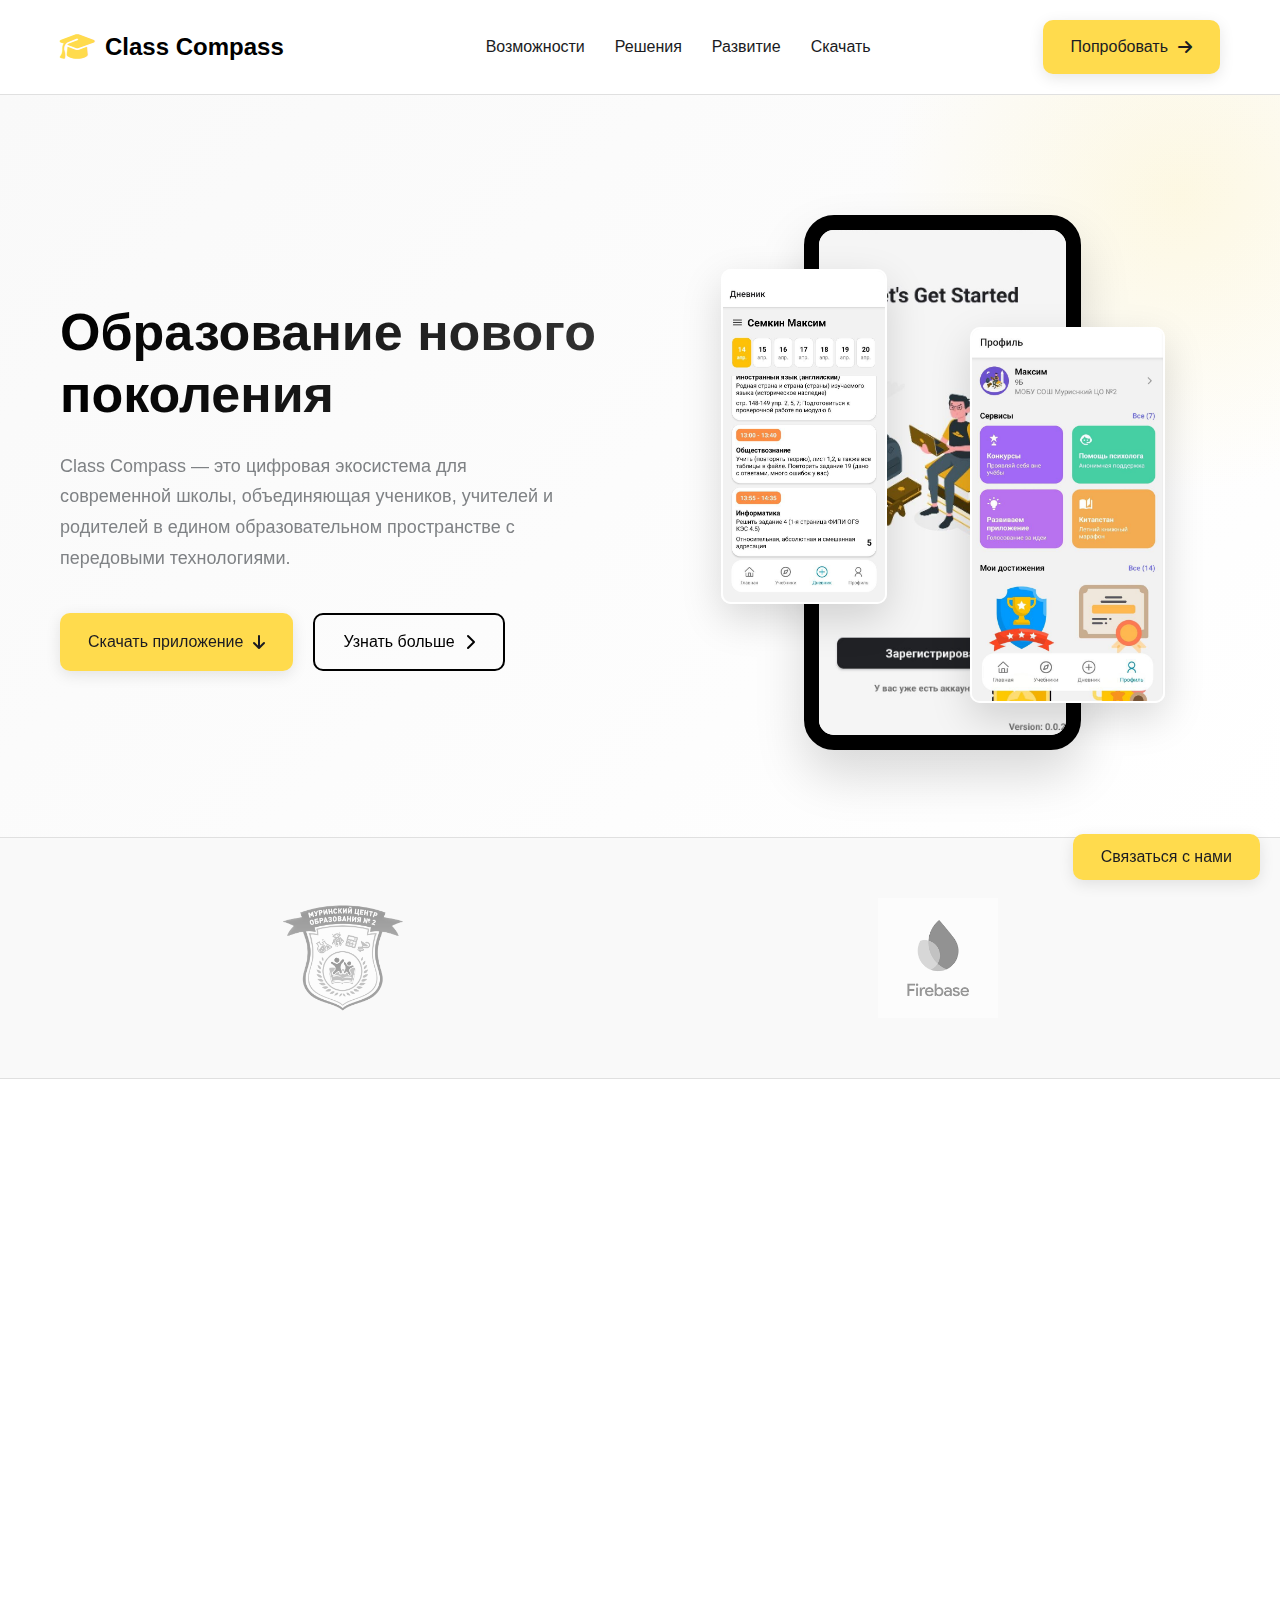
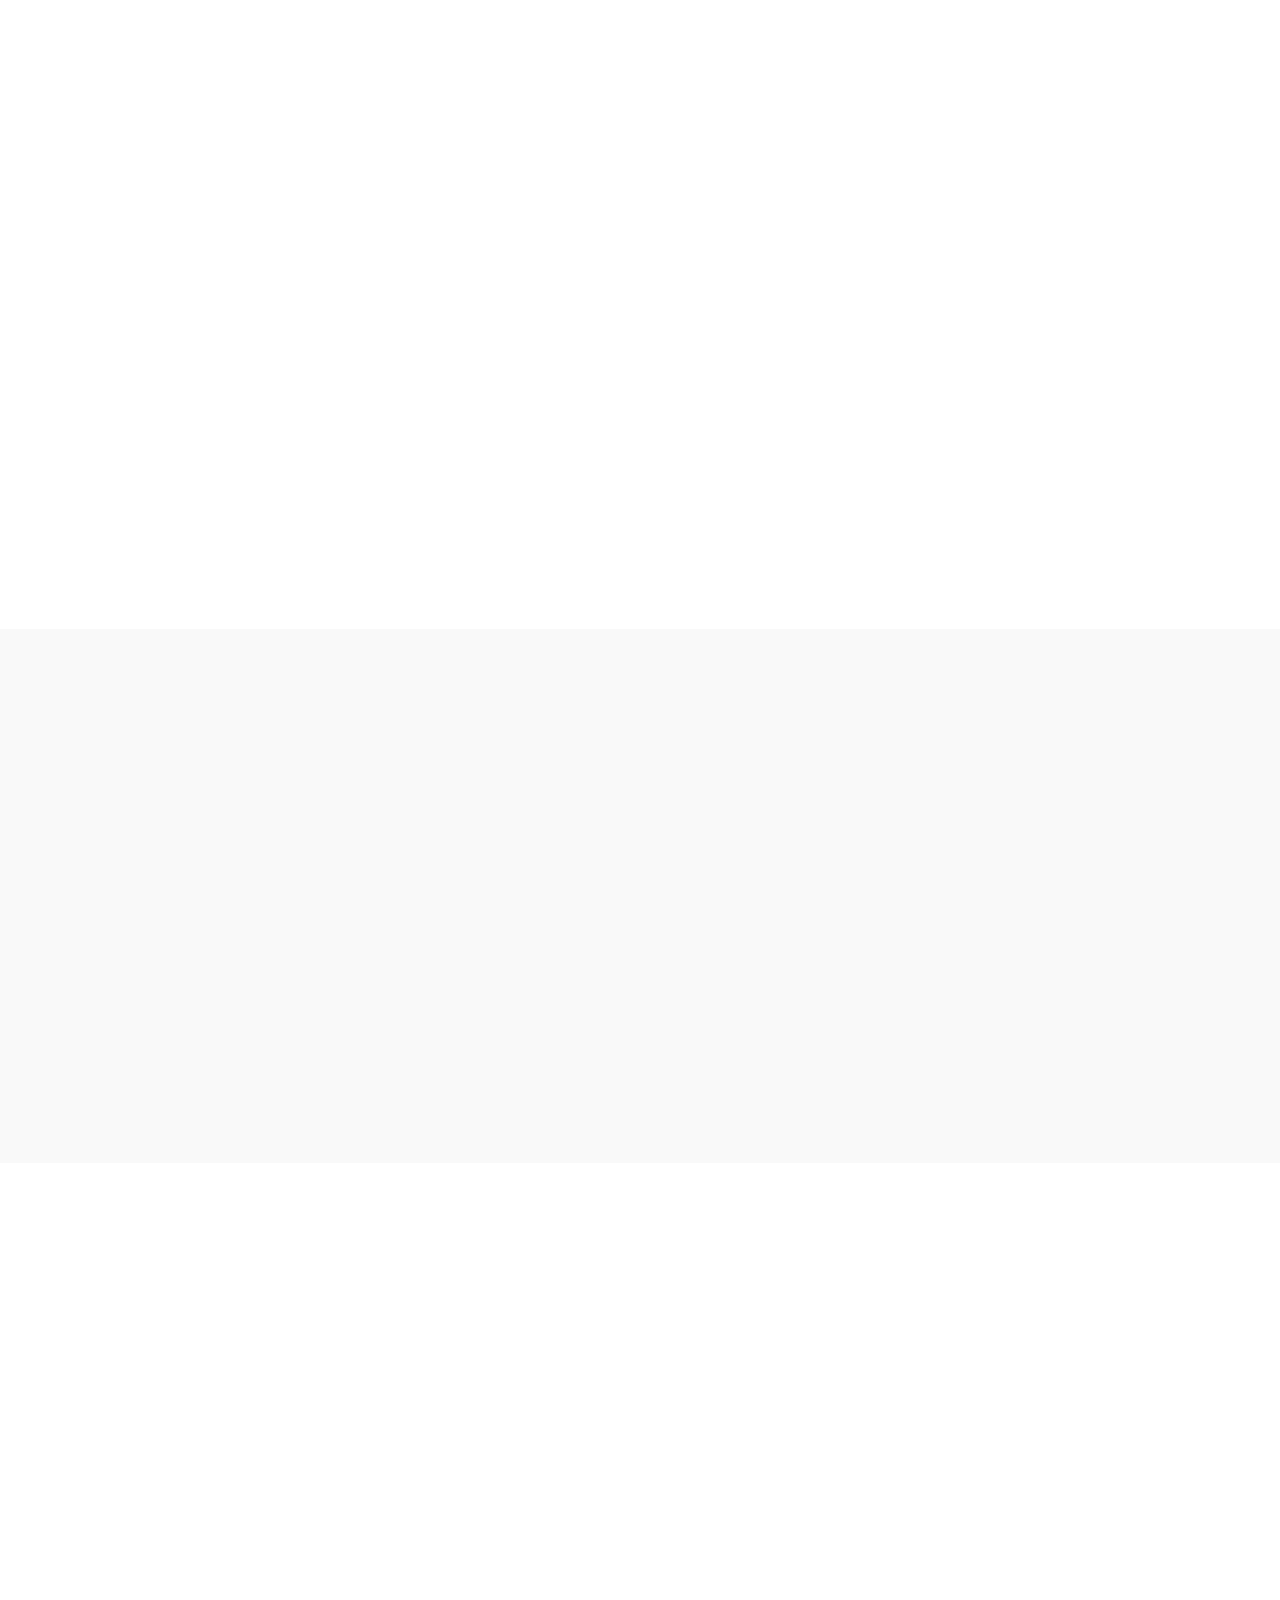
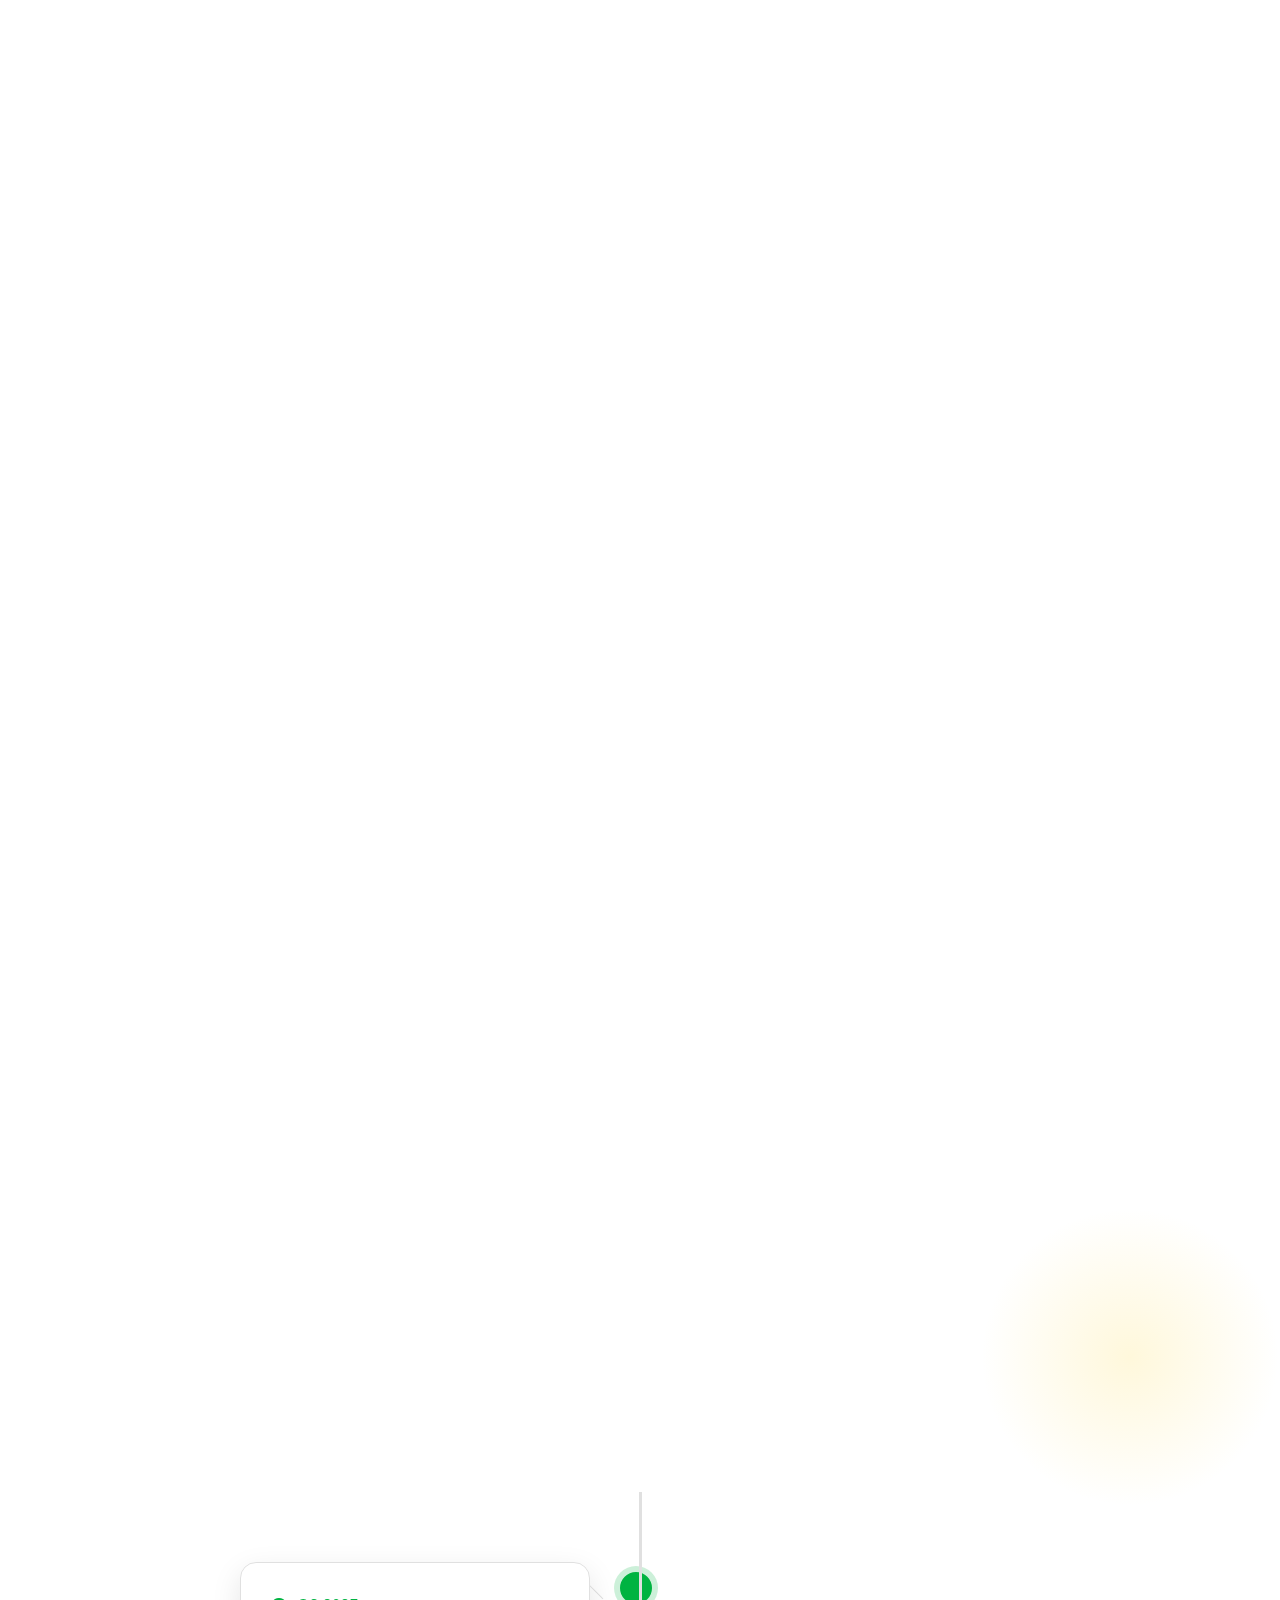
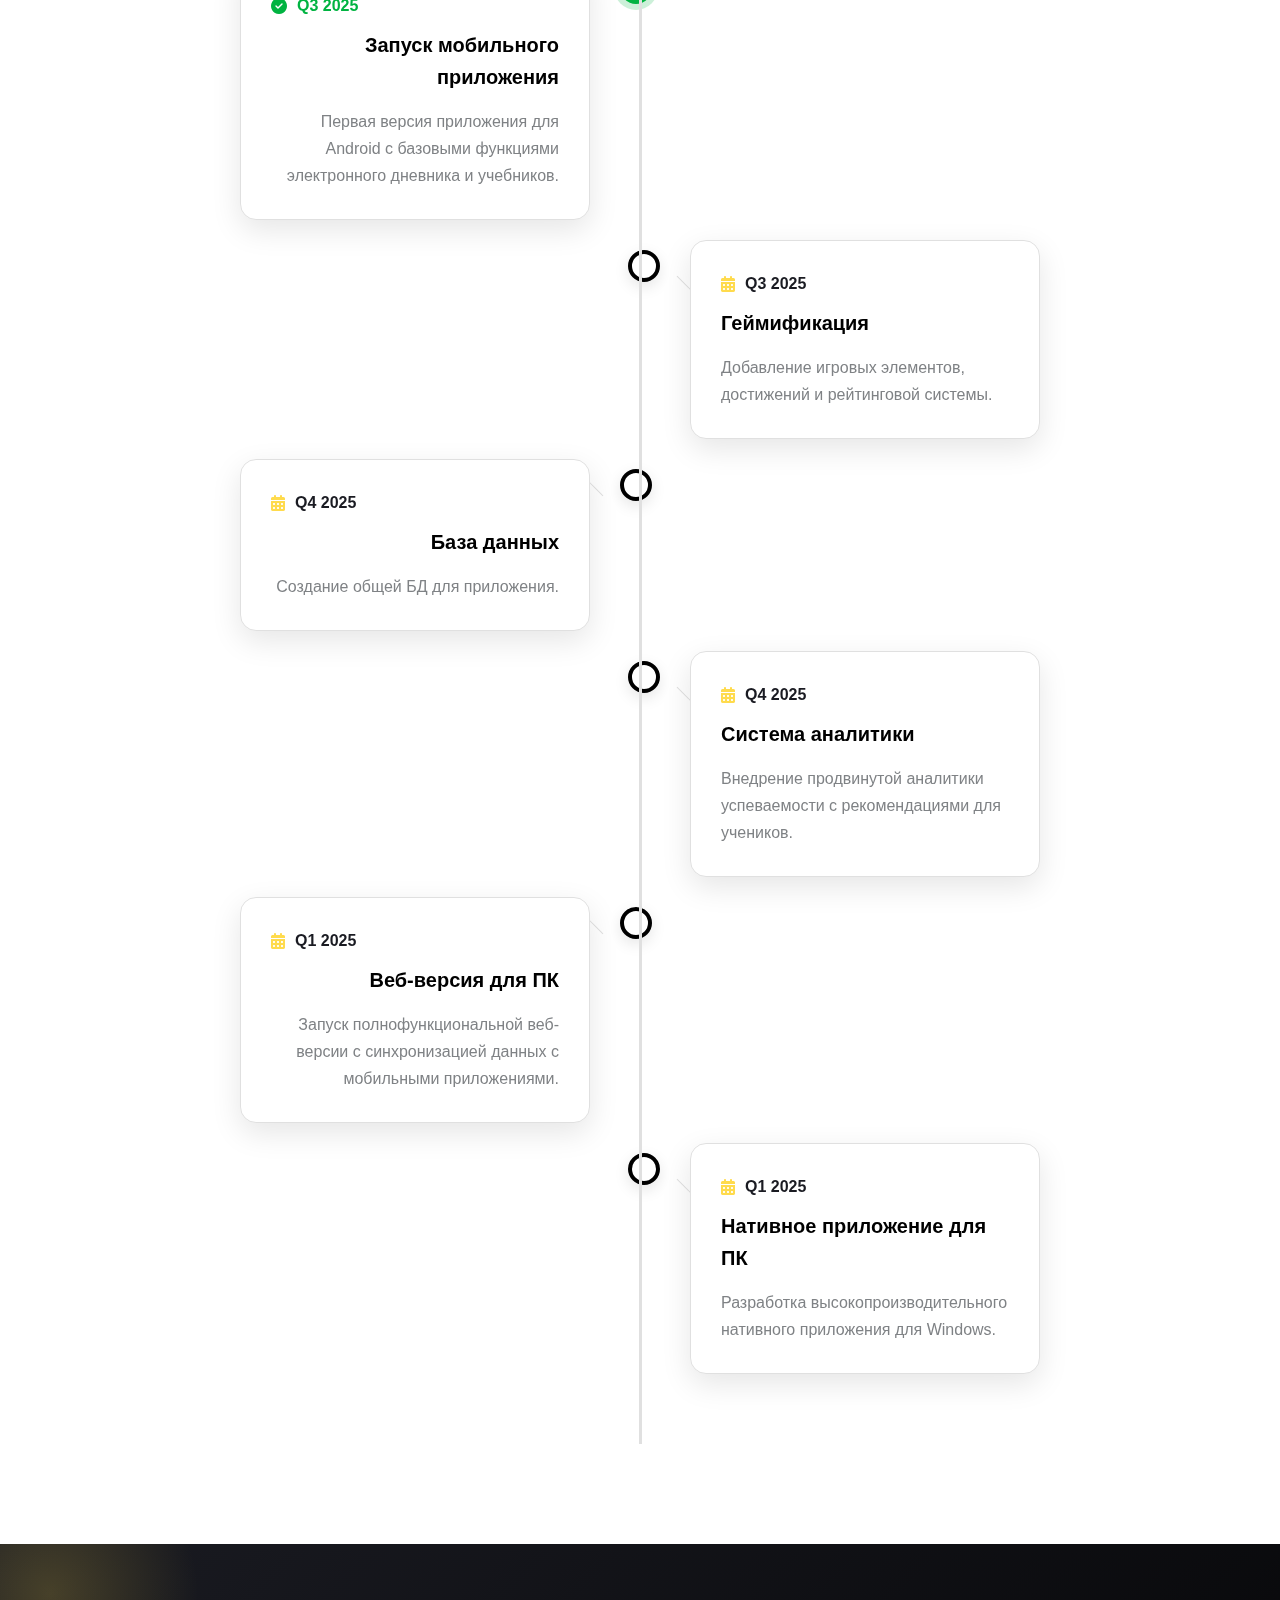
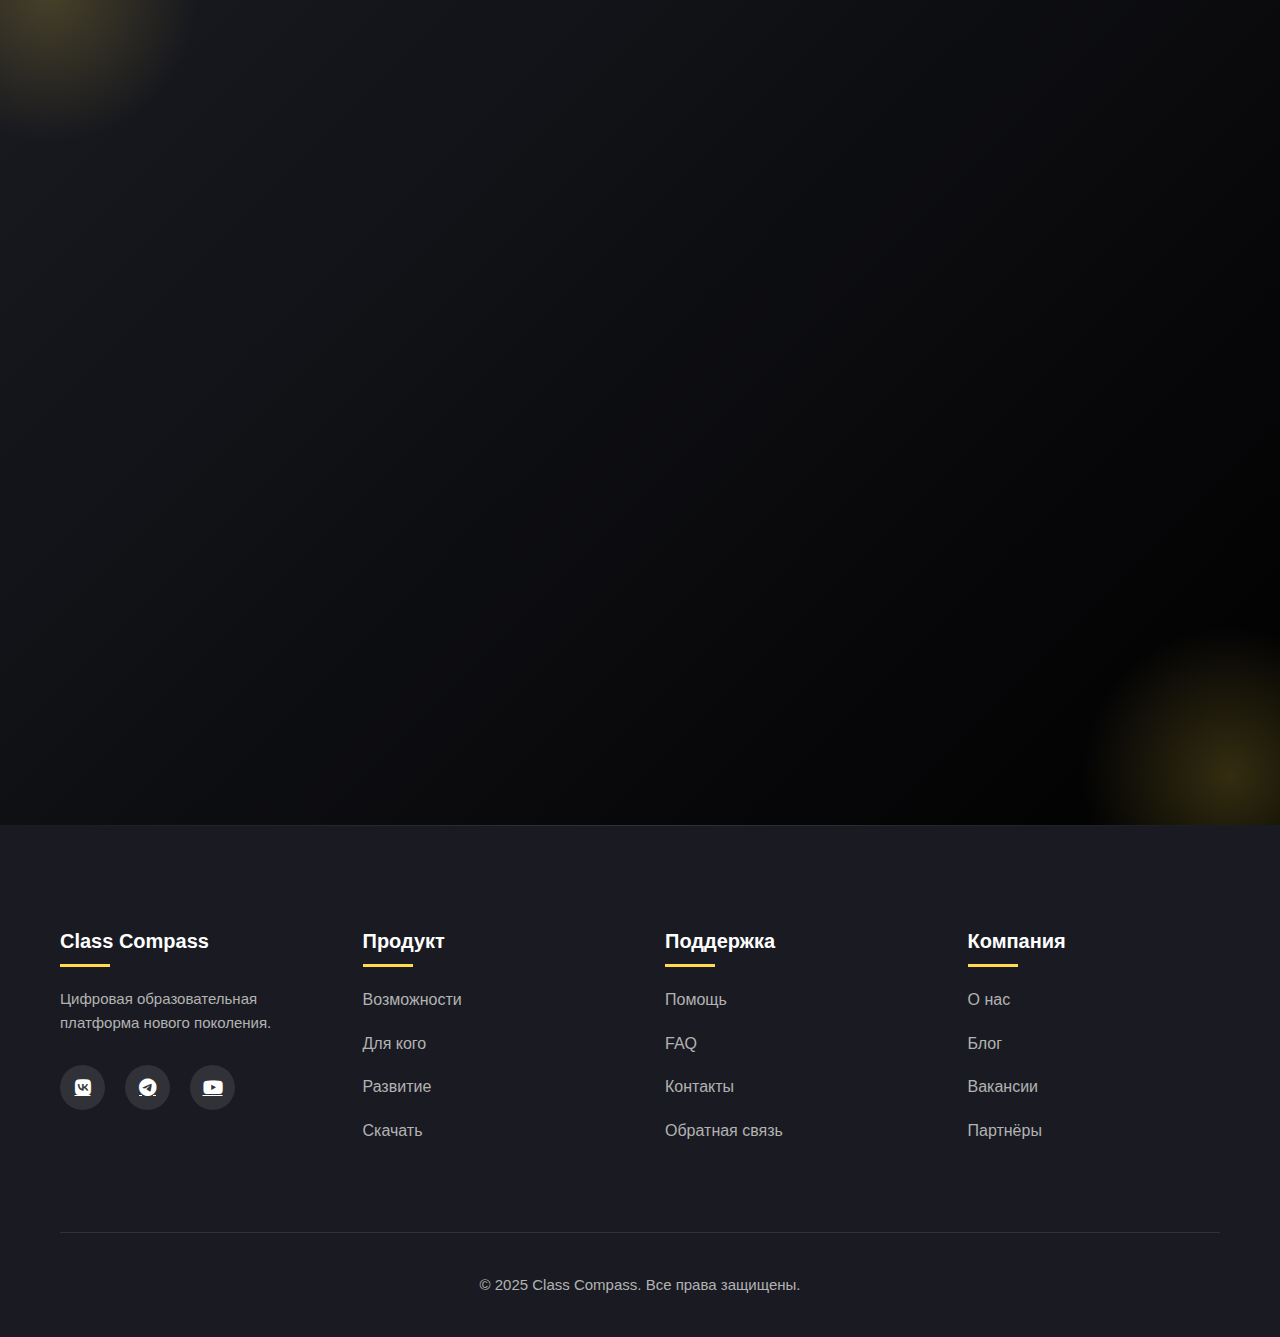
<file: index.html>
<!DOCTYPE html>
<html lang="ru">
<head>
    <meta charset="UTF-8">
    <meta name="viewport" content="width=device-width, initial-scale=1.0">
    <title>Class Compass | Цифровая образовательная платформа</title>
    <link rel="stylesheet" href="https://cdnjs.cloudflare.com/ajax/libs/font-awesome/6.4.0/css/all.min.css">
    <link href="https://unpkg.com/aos@2.3.1/dist/aos.css" rel="stylesheet">
    <link href="style.css" rel="stylesheet">

</head>
<body>
    <!-- Header -->
    <header>
        <div class="container">
            <nav>
                <a href="#" class="logo">
                    <i class="fas fa-graduation-cap"></i>
                    <span>Class Compass</span>
                </a>
                <ul class="nav-links">
                    <li><a href="#features">Возможности</a></li>
                    <li><a href="#solutions">Решения</a></li>
                    <li><a href="#roadmap">Развитие</a></li>
                    <li><a href="#download">Скачать</a></li>
                </ul>
                <a href="#download" class="btn btn-accent">Попробовать <i class="fas fa-arrow-right"></i></a>
            </nav>
        </div>
    </header>

    <!-- Hero Section -->
    <section class="hero">
        <div class="container">
            <div class="hero-content">
                <div class="hero-text" data-aos="fade-right" data-aos-duration="800">
                    <h1>Образование нового поколения</h1>
                    <p>Class Compass — это цифровая экосистема для современной школы, объединяющая учеников, учителей и родителей в едином образовательном пространстве с передовыми технологиями.</p>
                    <div class="hero-buttons">
                        <a href="#download" class="btn btn-accent">Скачать приложение <i class="fas fa-arrow-down"></i></a>
                        <a href="#features" class="btn btn-outline">Узнать больше <i class="fas fa-chevron-right"></i></a>
                    </div>
                </div>
                <div class="hero-image" data-aos="fade-left" data-aos-duration="800">
                    <img src="photo_2025-05-31_17-24.jpg" alt="EduConnect App" class="phone-mockup">
                    <img src="photo_2025-04-20_18-32-15.jpg" alt="App screenshot" class="app-screenshot screenshot-1">
                    <img src="photo_2025-05-31_17-26-519.jpg" alt="App screenshot" class="app-screenshot screenshot-2">
                </div>
            </div>
        </div>
    </section>

    <!-- Partners Section -->
    <section class="partners">
        <div class="container">
            <div class="partners-container">
                <img src="IMG_0652.PNG" alt="Partner Logo" class="partner-logo">
                <img src="firebase.png" alt="Partner Logo" class="partner-logo">
            </div>
        </div>
    </section>

    <!-- Features Section -->
    <section class="features" id="features">
        <div class="container">
            <div class="section-title" data-aos="fade-up">
                <h2>Ключевые возможности</h2>
                <p>Инструменты для современного образовательного процесса</p>
            </div>
            <div class="features-grid">
                <div class="feature-card" data-aos="fade-up" data-aos-delay="100">
                    <div class="feature-icon">
                        <i class="fas fa-book-open"></i>
                    </div>
                    <h3>Цифровые учебники</h3>
                    <p>Полная библиотека учебных материалов с интерактивными элементами, видео и тестами. Доступ онлайн и синхронизация между устройствами.</p>
                    <div class="feature-image">
                    </div>
                </div>
                <div class="feature-card" data-aos="fade-up" data-aos-delay="200">
                    <div class="feature-icon">
                        <i class="fas fa-tasks"></i>
                    </div>
                    <h3>Домашние задания</h3>
                    <p>Удобная система заданий с автоматическими напоминаниями, возможностью прикрепления файлов и сдачей работ в цифровом формате.</p>
                    <div class="feature-image">
                    </div>
                </div>
                <div class="feature-card" data-aos="fade-up" data-aos-delay="300">
                    <div class="feature-icon">
                        <i class="fas fa-chart-line"></i>
                    </div>
                    <h3>Аналитика успеваемости</h3>
                    <p>Детальная статистика по успеваемости с выявлением сильных и слабых сторон ученика, прогнозированием результатов и рекомендациями.</p>
                    <div class="feature-image">
                    </div>
                </div>
                <div class="feature-card" data-aos="fade-up" data-aos-delay="100">
                    <div class="feature-icon">
                        <i class="fas fa-trophy"></i>
                    </div>
                    <h3>Достижения</h3>
                    <p>Система геймификации с наградами, бейджами и рейтингами за учебные успехи и активность, повышающая мотивацию к обучению.</p>
                    <div class="feature-image">
                    </div>
                </div>
                <div class="feature-card" data-aos="fade-up" data-aos-delay="200">
                    <div class="feature-icon">
                        <i class="fas fa-comments"></i>
                    </div>
                    <h3>Коммуникация</h3>
                    <p>Встроенный чат для общения между учениками, учителями и родителями с возможностью обмена файлами.</p>
                    <div class="feature-image">
                    </div>
                </div>
                <div class="feature-card" data-aos="fade-up" data-aos-delay="300">
                    <div class="feature-icon">
                        <i class="fas fa-calendar-alt"></i>
                    </div>
                    <h3>Расписание</h3>
                    <p>Умное расписание занятий с автоматическими изменениями, напоминаниями и синхронизацией.</p>
                    <div class="feature-image">
                    </div>
                </div>
            </div>
        </div>
    </section>

    <!-- Video Section -->
    <section class="video-section" id="video">
        <div class="container">
            <div class="section-title" data-aos="fade-up">
                <h2>Как работает Class Compass</h2>
                <p>Посмотрите короткое видео о возможностях нашей платформы</p>
            </div>
            <div class="video-container" data-aos="fade-up" data-aos-delay="200">
                <video poster="https://images.unsplash.com/photo-1551288049-bebda4e38f71?ixlib=rb-4.0.3&ixid=M3wxMjA3fDB8MHxwaG90by1wYWdlfHx8fGVufDB8fHx8fA%3D%3D&auto=format&fit=crop&w=1470&q=80">
                    <source src="https://samplelib.com/lib/preview/mp4/sample-5s.mp4" type="video/mp4">
                </video>
                <div class="video-overlay">
                    <div class="play-button">
                        <i class="fas fa-play"></i>
                    </div>
                </div>
            </div>
        </div>
    </section>

    <!-- Stats Section -->
    <section class="stats" data-aos="fade-up">
        <div class="container">
            <div class="section-title">
                <h2>Class Compass в цифрах</h2>
                <p>Наша платформа уже меняет образовательный процесс</p>
            </div>
            <div class="stats-grid">
                <div class="stat-item" data-aos="fade-up" data-aos-delay="100">
                    <div class="stat-number" id="students-count">0</div>
                    <div class="stat-label">Учеников</div>
                </div>
                <div class="stat-item" data-aos="fade-up" data-aos-delay="200">
                    <div class="stat-number" id="teachers-count">0</div>
                    <div class="stat-label">Учителей</div>
                </div>
                <div class="stat-item" data-aos="fade-up" data-aos-delay="300">
                    <div class="stat-number" id="classes-count">0</div>
                    <div class="stat-label">Классов</div>
                </div>
                <div class="stat-item" data-aos="fade-up" data-aos-delay="400">
                    <div class="stat-number" id="subjects-count">0</div>
                    <div class="stat-label">Предметов</div>
                </div>
            </div>
        </div>
    </section>

    <!-- For Students and Teachers -->
    <section class="audience" id="solutions">
        <div class="container">
            <div class="section-title" data-aos="fade-up">
                <h2>Решения для всех участников</h2>
                <p>Индивидуальные инструменты для каждой группы пользователей</p>
            </div>
            <div class="audience-tabs" data-aos="fade-up">
                <button class="tab-btn active" data-tab="students">Для учеников</button>
                <button class="tab-btn" data-tab="teachers">Для учителей</button>
                <button class="tab-btn" data-tab="parents">Для родителей</button>
                <button class="tab-btn" data-tab="schools">Для школ</button>
            </div>
            <div class="tab-content active" id="students">
                <div class="audience-features">
                    <div class="audience-feature" data-aos="fade-up" data-aos-delay="100">
                        <i class="fas fa-book"></i>
                        <span class="feature-badge">Новое</span>
                        <h4>Все материалы под рукой</h4>
                        <p>Доступ ко всем учебникам и пособиям в цифровом формате в любое время.</p>
                    </div>
                    <div class="audience-feature" data-aos="fade-up" data-aos-delay="200">
                        <i class="fas fa-bell"></i>
                        <h4>Контроль сроков</h4>
                        <p>Автоматические напоминания о предстоящих дедлайнах, контрольных работах и важных событиях.</p>
                    </div>
                    <div class="audience-feature" data-aos="fade-up" data-aos-delay="300">
                        <i class="fas fa-gamepad"></i>
                        <h4>Мотивация</h4>
                        <p>Игровые элементы, бейджи и рейтинги делают процесс обучения более увлекательным и мотивирующим.</p>
                    </div>
                    <div class="audience-feature" data-aos="fade-up" data-aos-delay="400">
                        <i class="fas fa-chart-pie"></i>
                        <h4>Прогресс</h4>
                        <p>Наглядная статистика ваших успехов по всем предметам с персональными рекомендациями.</p>
                    </div>
                </div>
            </div>
            <div class="tab-content" id="teachers">
                <div class="audience-features">
                    <div class="audience-feature" data-aos="fade-up" data-aos-delay="100">
                        <i class="fas fa-clipboard-check"></i>
                        <h4>Проверка работ</h4>
                        <p>Удобные инструменты для проверки заданий с возможностью оставлять комментарии.</p>
                    </div>
                    <div class="audience-feature" data-aos="fade-up" data-aos-delay="200">
                        <i class="fas fa-users"></i>
                        <h4>Управление классом</h4>
                        <p>Все ученики в одном месте с доступом к их успеваемости, контактам и персональной статистике.</p>
                    </div>
                    <div class="audience-feature" data-aos="fade-up" data-aos-delay="300">
                        <i class="fas fa-file-export"></i>
                        <h4>Автоотчеты</h4>
                        <p>Автоматическая генерация отчетов для администрации и родителей в различных форматах.</p>
                    </div>
                    <div class="audience-feature" data-aos="fade-up" data-aos-delay="400">
                        <i class="fas fa-tools"></i>
                        <h4>Инструменты</h4>
                        <p>Создание тестов, интерактивных материалов и индивидуальных заданий для разных групп учеников.</p>
                    </div>
                </div>
            </div>
            <div class="tab-content" id="parents">
                <div class="audience-features">
                    <div class="audience-feature" data-aos="fade-up" data-aos-delay="100">
                        <i class="fas fa-user-graduate"></i>
                        <h4>Успеваемость</h4>
                        <p>Полный контроль успеваемости ребенка с детальной статистикой по всем предметам.</p>
                    </div>
                    <div class="audience-feature" data-aos="fade-up" data-aos-delay="200">
                        <i class="fas fa-bell"></i>
                        <h4>Уведомления</h4>
                        <p>Оповещения о важных событиях, оценках и посещаемости.</p>
                    </div>
                    <div class="audience-feature" data-aos="fade-up" data-aos-delay="300">
                        <i class="fas fa-comments"></i>
                        <h4>Общение</h4>
                        <p>Прямая связь с учителями и администрацией школы через встроенный чат.</p>
                    </div>
                    <div class="audience-feature" data-aos="fade-up" data-aos-delay="400">
                        <i class="fas fa-calendar"></i>
                        <h4>Расписание</h4>
                        <p>Доступ к расписанию занятий и школьных мероприятий с возможностью синхронизации.</p>
                    </div>
                </div>
            </div>
            <div class="tab-content" id="schools">
                <div class="audience-features">
                    <div class="audience-feature" data-aos="fade-up" data-aos-delay="100">
                        <i class="fas fa-chart-line"></i>
                        <span class="feature-badge">Только для ПК</span>
                        <h4>Аналитика</h4>
                        <p>Комплексная аналитика успеваемости по классам и предметам с выявлением тенденций.</p>
                    </div>
                    <div class="audience-feature" data-aos="fade-up" data-aos-delay="200">
                        <i class="fas fa-users"></i>
                        <h4>Управление</h4>
                        <p>Централизованное управление всеми пользователями школы с различными уровнями доступа.</p>
                    </div>
                    <div class="audience-feature" data-aos="fade-up" data-aos-delay="300">
                        <i class="fas fa-file-alt"></i>
                        <h4>Документооборот</h4>
                        <p>Электронный документооборот с автоматическим формированием отчетности.</p>
                    </div>
                    <div class="audience-feature" data-aos="fade-up" data-aos-delay="400">
                        <i class="fas fa-graduation-cap"></i>
                        <h4>Аттестация</h4>
                        <p>Инструменты для проведения аттестации учеников и мониторинга качества образования.</p>
                    </div>
                </div>
            </div>
        </div>
    </section>

    <!-- Roadmap -->
    <section class="roadmap" id="roadmap">
        <div class="container">
            <div class="section-title" data-aos="fade-up">
                <h2>Наше развитие</h2>
                <p>Как мы создаем платформу будущего для образования</p>
            </div>
            <div class="timeline">
                <div class="timeline-item left completed visible" data-aos="fade-right">
                    <div class="timeline-content">
                        <div class="timeline-date"><i class="fas fa-check-circle"></i> Q3 2025</div>
                        <h4>Запуск мобильного приложения</h4>
                        <p>Первая версия приложения для Android с базовыми функциями электронного дневника и учебников.</p>
                    </div>
                </div>
                <div class="timeline-item right visible" data-aos="fade-left" data-aos-delay="100">
                    <div class="timeline-content">
                        <div class="timeline-date"><i class="fas fa-calendar-alt"></i> Q3 2025</div>
                        <h4>Геймификация</h4>
                        <p>Добавление игровых элементов, достижений и рейтинговой системы.</p>
                    </div>
                </div>
                <div class="timeline-item left visible" data-aos="fade-right" data-aos-delay="200">
                    <div class="timeline-content">
                        <div class="timeline-date"><i class="fas fa-calendar-alt"></i> Q4 2025</div>
                        <h4>База данных</h4>
                        <p>Создание общей БД для приложения.</p>
                    </div>
                </div>
                <div class="timeline-item right visible" data-aos="fade-left" data-aos-delay="300">
                    <div class="timeline-content">
                        <div class="timeline-date"><i class="fas fa-calendar-alt"></i> Q4 2025</div>
                        <h4>Система аналитики</h4>
                        <p>Внедрение продвинутой аналитики успеваемости с рекомендациями для учеников.</p>
                    </div>
                </div>
                <div class="timeline-item left visible" data-aos="fade-right" data-aos-delay="400">
                    <div class="timeline-content">
                        <div class="timeline-date"><i class="fas fa-calendar-alt"></i> Q1 2025</div>
                        <h4>Веб-версия для ПК</h4>
                        <p>Запуск полнофункциональной веб-версии с синхронизацией данных с мобильными приложениями.</p>
                    </div>
                </div>
                <div class="timeline-item right visible" data-aos="fade-left" data-aos-delay="500">
                    <div class="timeline-content">
                        <div class="timeline-date"><i class="fas fa-calendar-alt"></i> Q1 2025</div>
                        <h4>Нативное приложение для ПК</h4>
                        <p>Разработка высокопроизводительного нативного приложения для Windows.</p>
                    </div>
                </div>
            </div>
        </div>
    </section>

    <!-- Download Section -->
    <section class="download" id="download">
        <div class="container">
            <div class="section-title" data-aos="fade-up">
                <h2>Начните использовать Class Compass</h2>
                <p>Доступно на всех популярных платформах</p>
            </div>
            <div class="download-cards">
                <div class="download-card" data-aos="fade-up" data-aos-delay="100">
                    <div class="download-icon">
                        <i class="fab fa-apple"></i>
                    </div>
                    <h3>Для iPhone и iPad</h3>
                    <p>Оптимизировано для устройств Apple. Требуется iOS 14.0 или новее.</p>
                   <!-- <a href="#" class="btn">App Store <i class="fas fa-arrow-down"></i></a> -->
                    <div class="coming-soon">IOS версия в разработке</div>
                </div>
                <div class="download-card" data-aos="fade-up" data-aos-delay="200">
                    <div class="download-icon">
                        <i class="fab fa-android"></i>
                    </div>
                    <h3>Для Android</h3>
                    <p>Доступно для смартфонов и планшетов. Требуется Android 8.0 или новее.</p>
                   <!-- <a href="#" class="btn">Google Play <i class="fas fa-arrow-down"></i></a> -->
                    <div class="coming-soon">Android версия в разработке</div>
                </div>
                <div class="download-card" data-aos="fade-up" data-aos-delay="300">
                    <div class="download-icon">
                        <i class="fas fa-desktop"></i>
                    </div>
                    <h3>Веб-версия</h3>
                    <p>Работает в любом современном браузере без установки.</p>
                   <!-- <a href="#" class="btn">Открыть <i class="fas fa-external-link-alt"></i></a> -->
                    <div class="coming-soon">Десктоп версия в разработке</div>
                </div>
            </div>
        </div>
    </section>

    <!-- Footer -->
    <footer>
        <div class="container">
            <div class="footer-content">
                <div class="footer-column">
                    <h3>Class Compass</h3>
                    <p style="color: #B3B3B3; font-size: 15px; margin-bottom: 20px;">Цифровая образовательная платформа нового поколения.</p>
                    <div class="social-links">
                        <a href="#"><i class="fab fa-vk"></i></a>
                        <a href="#"><i class="fab fa-telegram"></i></a>
                        <a href="#"><i class="fab fa-youtube"></i></a>
                    </div>
                </div>
                <div class="footer-column">
                    <h3>Продукт</h3>
                    <ul class="footer-links">
                        <li><a href="#features">Возможности</a></li>
                        <li><a href="#audience">Для кого</a></li>
                        <li><a href="#roadmap">Развитие</a></li>
                        <li><a href="#download">Скачать</a></li>
                    </ul>
                </div>
                <div class="footer-column">
                    <h3>Поддержка</h3>
                    <ul class="footer-links">
                        <li><a href="./Screens/help.html">Помощь</a></li>
                        <li><a href="./Screens/faq.html">FAQ</a></li>
                        <li><a href="./Screens/contacts.html">Контакты</a></li>
                        <li><a href="./Screens/feedback.html">Обратная связь</a></li>
                    </ul>
                </div>
                <div class="footer-column">
                    <h3>Компания</h3>
                    <ul class="footer-links">
                        <li><a href="./Screens/about.html">О нас</a></li>
                        <li><a href="./Screens/social.html">Блог</a></li>
                        <li><a href="./Screens/vacancies.html">Вакансии</a></li>
                        <li><a href="./Screens/partners.html">Партнёры</a></li>
                    </ul>
                </div>
            </div>
            <div class="footer-bottom">
                <p>&copy; 2025 Class Compass. Все права защищены.</p>
            </div>
        </div>
    </footer>

    <!-- Feedback Button -->
<button id="feedbackBtn" class="btn btn-accent" style="position:fixed;bottom:20px;right:20px;z-index:1000;">
    Связаться с нами
  </button>
  
  <!-- Feedback Modal -->
  <div id="feedbackModal" style="display:none;position:fixed;top:0;left:0;width:100%;height:100%;background:rgba(0,0,0,0.6);z-index:999;">
    <div style="background:#fff;padding:20px;border-radius:10px;max-width:400px;margin:100px auto;position:relative;">
      <h3>Обратная связь</h3>
      <form id="feedbackForm">
        <label>Ваше имя:</label><br>
        <input type="text" name="name" required style="width:100%;margin-bottom:10px;"><br>
        <label>Ваш Email:</label><br>
        <input type="email" name="email" required style="width:100%;margin-bottom:10px;"><br>
        <label>Сообщение:</label><br>
        <textarea name="message" rows="4" required style="width:100%;margin-bottom:10px;"></textarea><br>
        <button type="submit" class="btn btn-accent">Отправить</button>
        <button type="button" id="closeFeedback" class="btn btn-outline" style="margin-left:10px;">Закрыть</button>
      </form>
    </div>
  </div>

    <script src="https://unpkg.com/aos@2.3.1/dist/aos.js"></script>
    <script src="scripts.js"></script>
</body>
</html>
</file>
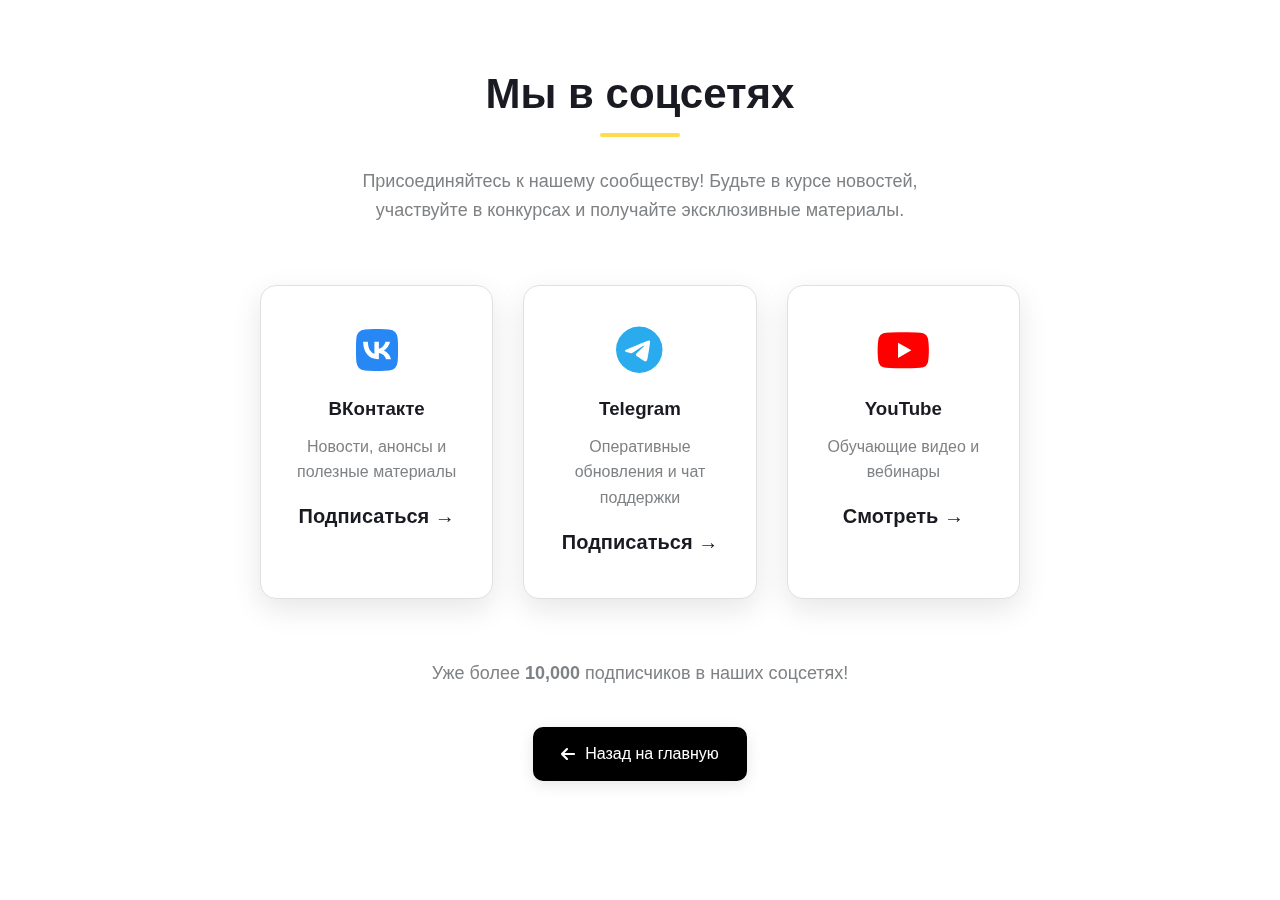
<file: social.html>
<!DOCTYPE html>
<html lang="ru">
<head>
  <meta charset="UTF-8">
  <meta name="viewport" content="width=device-width, initial-scale=1.0">
  <title>Наши соцсети — Class Compass</title>
  <link rel="stylesheet" href="https://cdnjs.cloudflare.com/ajax/libs/font-awesome/6.4.0/css/all.min.css">
  <link href="https://unpkg.com/aos@2.3.1/dist/aos.css" rel="stylesheet">
  <style>
    :root {
      --primary: #000;
      --secondary: #7F8285;
      --light: #F9F9F9;
      --dark: #1A1B22;
      --background: #FFF;
      --accent: #FFDB4D;
      --border: #E0E0E0;
      --shadow: 0 10px 30px rgba(0, 0, 0, 0.1);
      --shadow-hover: 0 15px 40px rgba(0, 0, 0, 0.15);
    }
    
    * {
      margin: 0;
      padding: 0;
      box-sizing: border-box;
      font-family: 'YS Text', -apple-system, BlinkMacSystemFont, 'Segoe UI', Roboto, Oxygen, Ubuntu, Cantarell, sans-serif;
    }
    
    @font-face {
      font-family: 'YS Text';
      src: url('https://yastatic.net/s3/home/fonts/ys/1/text-regular.woff2') format('woff2');
      font-weight: 400;
      font-style: normal;
    }
    
    body {
      line-height: 1.6;
      color: var(--dark);
      background-color: var(--background);
      padding: 0;
      margin: 0;
    }
    
    .container {
      max-width: 800px;
      margin: 0 auto;
      padding: 60px 20px;
      text-align: center;
    }
    
    h1 {
      font-size: 42px;
      color: var(--dark);
      margin-bottom: 40px;
      font-weight: 600;
      position: relative;
      display: inline-block;
    }
    
    h1::after {
      content: '';
      position: absolute;
      bottom: -10px;
      left: 50%;
      transform: translateX(-50%);
      width: 80px;
      height: 4px;
      background-color: var(--accent);
      border-radius: 2px;
    }
    
    .social-list {
      list-style: none;
      display: grid;
      grid-template-columns: repeat(auto-fit, minmax(200px, 1fr));
      gap: 30px;
      margin: 60px 0;
    }
    
    .social-item {
      background-color: var(--background);
      border-radius: 16px;
      padding: 40px 30px;
      border: 1px solid var(--border);
      transition: all 0.4s ease;
      box-shadow: var(--shadow);
    }
    
    .social-item:hover {
      transform: translateY(-10px);
      box-shadow: var(--shadow-hover);
    }
    
    .social-icon {
      font-size: 48px;
      margin-bottom: 20px;
      color: var(--primary);
      transition: all 0.3s ease;
    }
    
    .social-item:hover .social-icon {
      transform: scale(1.2);
    }
    
    .vk .social-icon { color: #2787F5; }
    .tg .social-icon { color: #2AABEE; }
    .yt .social-icon { color: #FF0000; }
    
    .social-link {
      text-decoration: none;
      color: var(--dark);
      font-weight: 600;
      font-size: 20px;
      display: block;
      margin-top: 15px;
    }
    
    .btn {
      display: inline-flex;
      align-items: center;
      justify-content: center;
      padding: 14px 28px;
      background-color: var(--primary);
      color: white;
      border-radius: 10px;
      text-decoration: none;
      font-weight: 500;
      font-size: 16px;
      transition: all 0.3s ease;
      margin-top: 40px;
      box-shadow: 0 4px 15px rgba(0, 0, 0, 0.1);
    }
    
    .btn:hover {
      background-color: #333;
      transform: translateY(-3px);
      box-shadow: 0 8px 20px rgba(0, 0, 0, 0.15);
    }
    
    .btn i {
      margin-right: 10px;
    }
    
    .social-stats {
      margin-top: 60px;
      font-size: 18px;
      color: var(--secondary);
    }
    
    @media (max-width: 768px) {
      h1 {
        font-size: 32px;
      }
      
      .social-list {
        grid-template-columns: 1fr;
        gap: 20px;
      }
    }
  </style>
</head>
<body>
  <div class="container">
    <h1 data-aos="fade-up">Мы в соцсетях</h1>
    <p data-aos="fade-up" data-aos-delay="100" style="font-size: 18px; color: var(--secondary); max-width: 600px; margin: 0 auto 40px;">
      Присоединяйтесь к нашему сообществу! Будьте в курсе новостей, участвуйте в конкурсах и получайте эксклюзивные материалы.
    </p>
    
    <div class="social-list">
      <div class="social-item vk" data-aos="fade-up" data-aos-delay="200">
        <i class="fab fa-vk social-icon"></i>
        <h3>ВКонтакте</h3>
        <p style="color: var(--secondary); margin: 10px 0;">Новости, анонсы и полезные материалы</p>
        <a href="https://vk.com" target="_blank" class="social-link">Подписаться →</a>
      </div>
      
      <div class="social-item tg" data-aos="fade-up" data-aos-delay="300">
        <i class="fab fa-telegram social-icon"></i>
        <h3>Telegram</h3>
        <p style="color: var(--secondary); margin: 10px 0;">Оперативные обновления и чат поддержки</p>
        <a href="https://t.me" target="_blank" class="social-link">Подписаться →</a>
      </div>
      
      <div class="social-item yt" data-aos="fade-up" data-aos-delay="400">
        <i class="fab fa-youtube social-icon"></i>
        <h3>YouTube</h3>
        <p style="color: var(--secondary); margin: 10px 0;">Обучающие видео и вебинары</p>
        <a href="https://youtube.com" target="_blank" class="social-link">Смотреть →</a>
      </div>
    </div>
    
    <div class="social-stats" data-aos="fade-up" data-aos-delay="500">
      <p>Уже более <strong>10,000</strong> подписчиков в наших соцсетях!</p>
    </div>
    
    <a href="./index.html" class="btn" data-aos="fade-up" data-aos-delay="600">
      <i class="fas fa-arrow-left"></i> Назад на главную
    </a>
  </div>

  <script src="https://unpkg.com/aos@2.3.1/dist/aos.js"></script>
  <script>
    AOS.init({
      duration: 800,
      once: true,
      easing: 'ease-in-out'
    });
  </script>
</body>
</html>
</file>
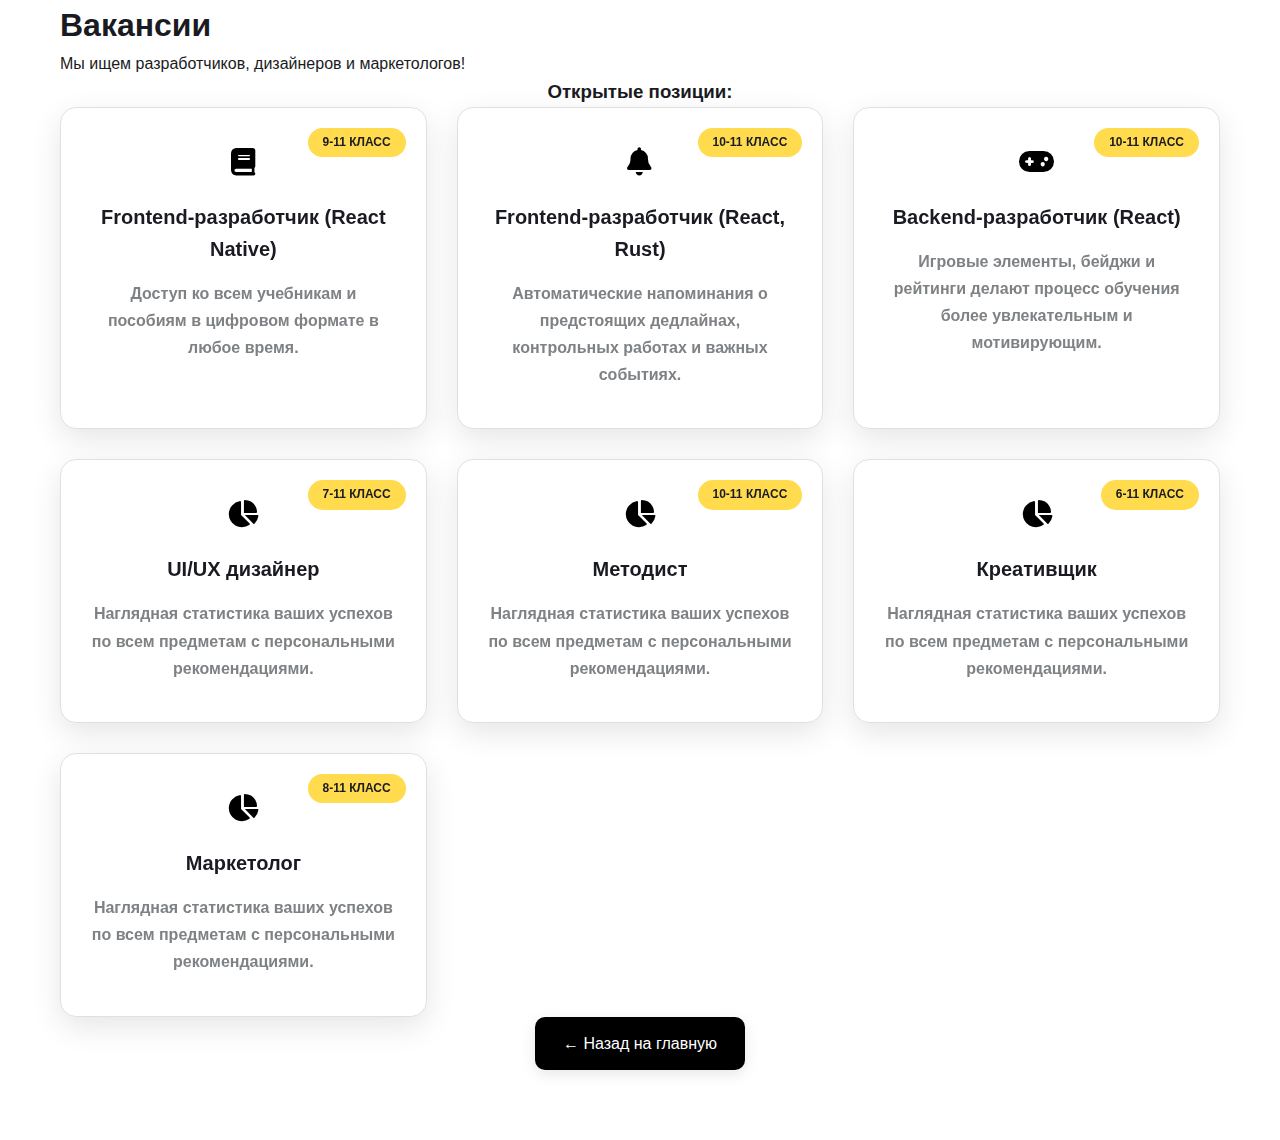
<file: vacancies.html>
<!DOCTYPE html>
<html lang="ru">
    <head>
        <meta charset="UTF-8">
        <title>Вакансии — Education Sphere</title>
        <link href="style.css" rel="stylesheet">
        <link href="https://unpkg.com/aos@2.3.1/dist/aos.css" rel="stylesheet">
        <link rel="stylesheet" href="https://cdnjs.cloudflare.com/ajax/libs/font-awesome/6.0.0-beta3/css/all.min.css">
    </head>
<body>
  <div class="container">
    <h1>Вакансии</h1>
    <p class="hero-text">Мы ищем разработчиков, дизайнеров и маркетологов!</p>
    <h3 class="section-title">Открытые позиции:</p>
    <div class="audience-features">
        <div class="audience-feature" data-aos="fade-up" data-aos-delay="100">
            <i class="fas fa-book"></i>
            <span class="feature-badge">9-11 класс</span>
            <h4>Frontend-разработчик (React Native)</h4>
            <p>Доступ ко всем учебникам и пособиям в цифровом формате в любое время.</p>
        </div>
        <div class="audience-feature" data-aos="fade-up" data-aos-delay="200">
            <i class="fas fa-bell"></i>
            <span class="feature-badge">10-11 класс</span>
            <h4>Frontend-разработчик (React, Rust)</h4>
            <p>Автоматические напоминания о предстоящих дедлайнах, контрольных работах и важных событиях.</p>
        </div>
        <div class="audience-feature" data-aos="fade-up" data-aos-delay="300">
            <i class="fas fa-gamepad"></i>
            <span class="feature-badge">10-11 класс</span>
            <h4>Backend-разработчик (React)</h4>
            <p>Игровые элементы, бейджи и рейтинги делают процесс обучения более увлекательным и мотивирующим.</p>
        </div>
        <div class="audience-feature" data-aos="fade-up" data-aos-delay="400">
            <i class="fas fa-chart-pie"></i>
            <span class="feature-badge">7-11 класс</span>
            <h4>UI/UX дизайнер</h4>
            <p>Наглядная статистика ваших успехов по всем предметам с персональными рекомендациями.</p>
        </div>
        <div class="audience-feature" data-aos="fade-up" data-aos-delay="500">
            <i class="fas fa-chart-pie"></i>
            <span class="feature-badge">10-11 класс</span>
            <h4>Методист</h4>
            <p>Наглядная статистика ваших успехов по всем предметам с персональными рекомендациями.</p>
        </div>
        <div class="audience-feature" data-aos="fade-up" data-aos-delay="600">
            <i class="fas fa-chart-pie"></i>
            <span class="feature-badge">6-11 класс</span>
            <h4>Креативщик</h4>
            <p>Наглядная статистика ваших успехов по всем предметам с персональными рекомендациями.</p>
        </div>
        <div class="audience-feature" data-aos="fade-up" data-aos-delay="700">
            <i class="fas fa-chart-pie"></i>
            <span class="feature-badge">8-11 класс</span>
            <h4>Маркетолог</h4>
            <p>Наглядная статистика ваших успехов по всем предметам с персональными рекомендациями.</p>
        </div>
    </div>

    
    <a href="index.html" class="btn">← Назад на главную</a>
  </div>

  <script src="https://unpkg.com/aos@2.3.1/dist/aos.js"></script>
  <script src="scripts.js"></script>
</body>
</html>
</file>
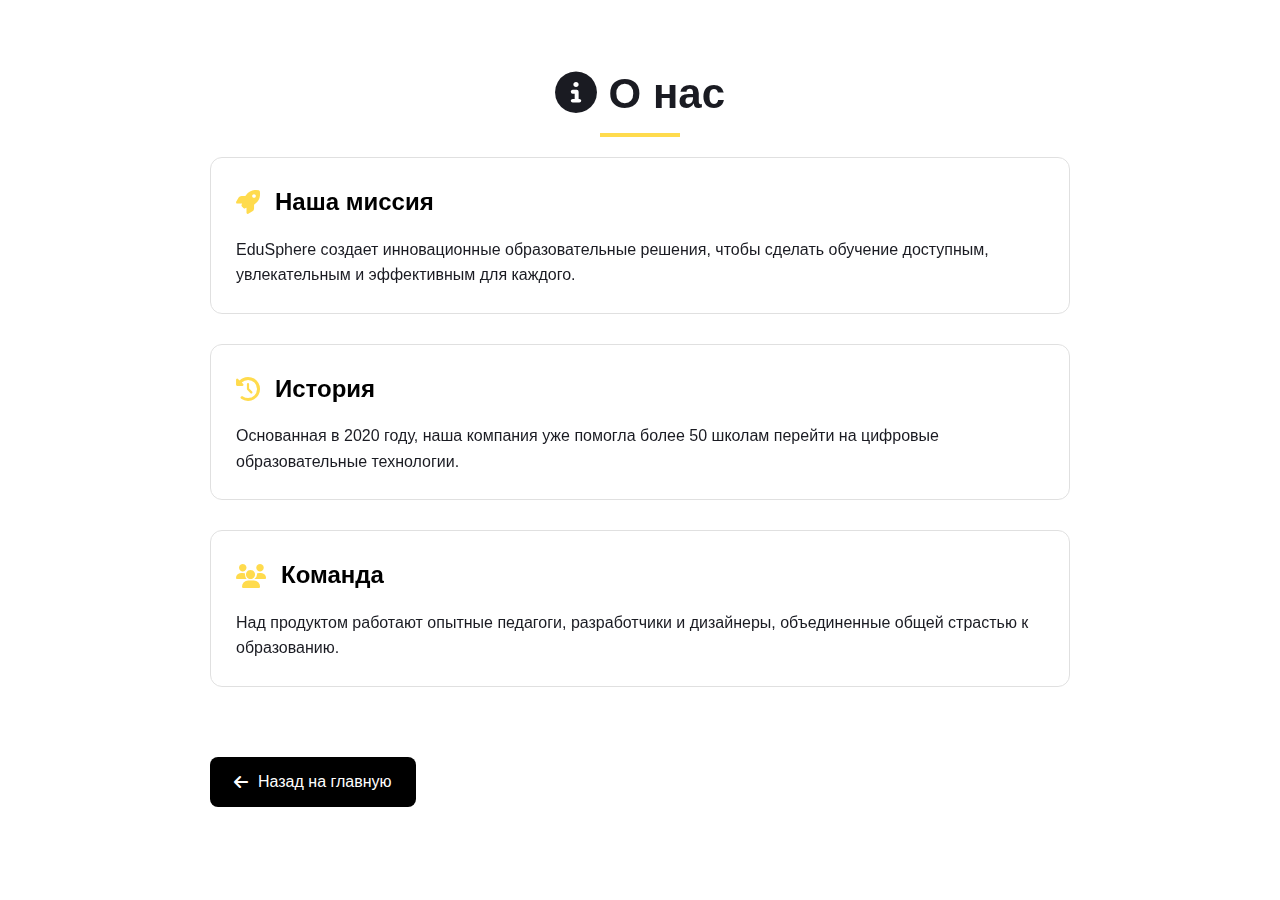
<file: Screens/about.html>
<!DOCTYPE html>
<html lang="ru">
<head>
    <meta charset="UTF-8">
  <meta name="viewport" content="width=device-width, initial-scale=1.0">
  <title>Помощь — EduSphere</title>
  <link rel="stylesheet" href="https://cdnjs.cloudflare.com/ajax/libs/font-awesome/6.4.0/css/all.min.css">
  <link href="https://unpkg.com/aos@2.3.1/dist/aos.css" rel="stylesheet">
  <style>
    :root {
      --primary: #000;
      --secondary: #7F8285;
      --light: #F9F9F9;
      --dark: #1A1B22;
      --background: #FFF;
      --accent: #FFDB4D;
      --border: #E0E0E0;
    }
    
    * {
      margin: 0;
      padding: 0;
      box-sizing: border-box;
      font-family: 'YS Text', -apple-system, BlinkMacSystemFont, 'Segoe UI', Roboto, Oxygen, Ubuntu, Cantarell, sans-serif;
    }
    
    body {
      line-height: 1.6;
      color: var(--dark);
      background-color: var(--background);
    }
    
    .container {
      max-width: 900px;
      margin: 0 auto;
      padding: 60px 20px;
    }
    
    h1 {
      font-size: 42px;
      margin-bottom: 30px;
      text-align: center;
      position: relative;
    }
    
    h1::after {
      content: '';
      position: absolute;
      bottom: -10px;
      left: 50%;
      transform: translateX(-50%);
      width: 80px;
      height: 4px;
      background-color: var(--accent);
    }
    
    .help-item {
      margin-bottom: 30px;
      border: 1px solid var(--border);
      border-radius: 12px;
      padding: 25px;
      transition: all 0.3s ease;
    }
    
    .help-item:hover {
      box-shadow: 0 10px 30px rgba(0,0,0,0.1);
    }
    
    .help-item h2 {
      color: var(--primary);
      margin-bottom: 15px;
      display: flex;
      align-items: center;
    }
    
    .help-item h2 i {
      margin-right: 15px;
      color: var(--accent);
    }
    
    .btn {
      display: inline-flex;
      align-items: center;
      padding: 12px 24px;
      background-color: var(--primary);
      color: white;
      border-radius: 8px;
      text-decoration: none;
      margin-top: 40px;
      transition: all 0.3s ease;
    }
    
    .btn:hover {
      background-color: #333;
      transform: translateY(-3px);
    }
    
    .btn i {
      margin-right: 10px;
    }
  </style>
  <title>О нас — EduSphere</title>
</head>
<body>
  <div class="container">
    <h1 data-aos="fade-up"><i class="fas fa-info-circle"></i> О нас</h1>
    
    <div class="help-item" data-aos="fade-up" data-aos-delay="100">
      <h2><i class="fas fa-rocket"></i> Наша миссия</h2>
      <p>EduSphere создает инновационные образовательные решения, чтобы сделать обучение доступным, увлекательным и эффективным для каждого.</p>
    </div>
    
    <div class="help-item" data-aos="fade-up" data-aos-delay="200">
      <h2><i class="fas fa-history"></i> История</h2>
      <p>Основанная в 2020 году, наша компания уже помогла более 50 школам перейти на цифровые образовательные технологии.</p>
    </div>
    
    <div class="help-item" data-aos="fade-up" data-aos-delay="300">
      <h2><i class="fas fa-users"></i> Команда</h2>
      <p>Над продуктом работают опытные педагоги, разработчики и дизайнеры, объединенные общей страстью к образованию.</p>
    </div>
    
    <a href="../index.html" class="btn" data-aos="fade-up" data-aos-delay="400">
      <i class="fas fa-arrow-left"></i> Назад на главную
    </a>
  </div>

  <script src="https://unpkg.com/aos@2.3.1/dist/aos.js"></script>
  <script>
    AOS.init({
      duration: 800,
      once: true
    });
  </script>
</body>
</html>
</file>
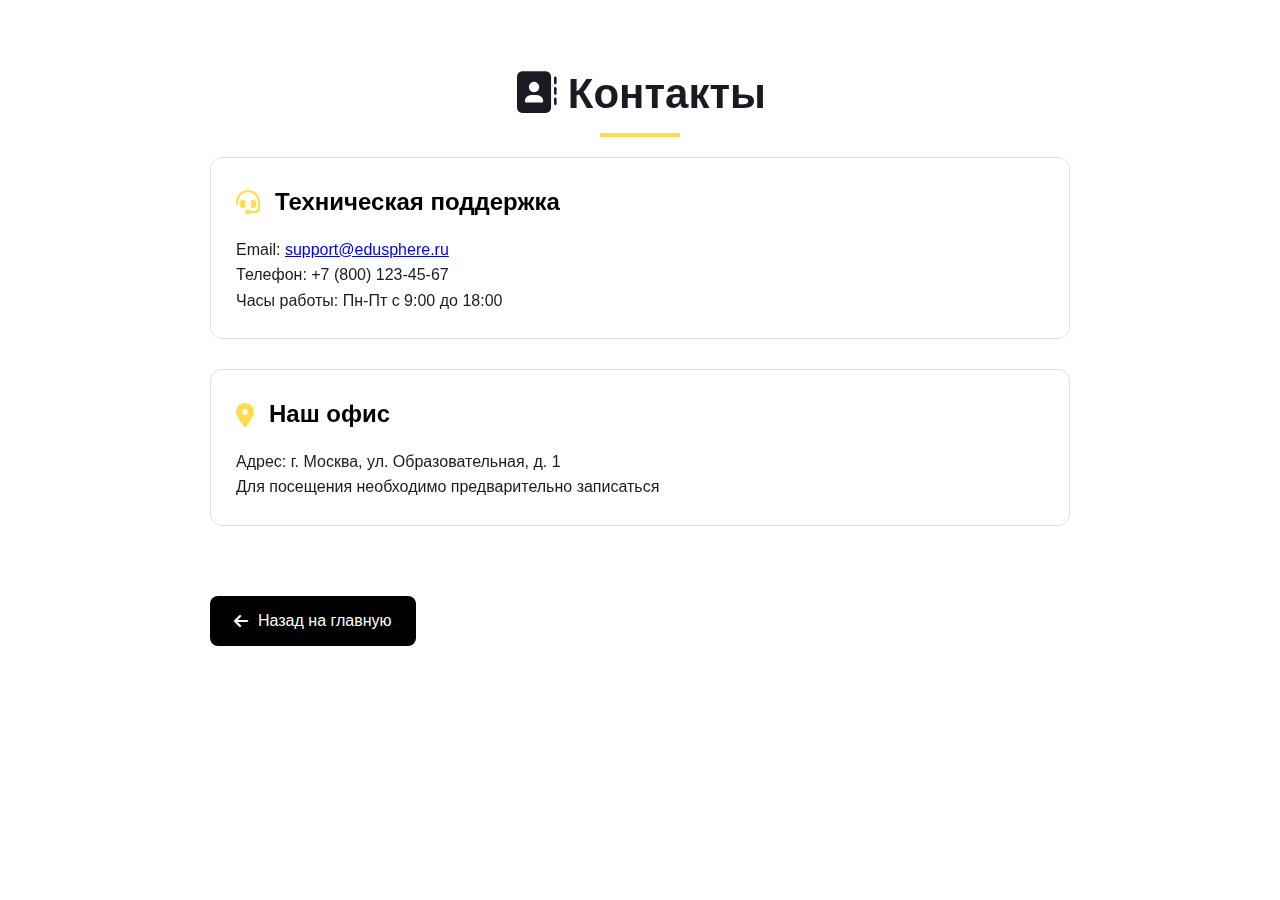
<file: Screens/contacts.html>
<!DOCTYPE html>
<html lang="ru">
<head>
    <meta charset="UTF-8">
  <meta name="viewport" content="width=device-width, initial-scale=1.0">
  <title>Помощь — EduSphere</title>
  <link rel="stylesheet" href="https://cdnjs.cloudflare.com/ajax/libs/font-awesome/6.4.0/css/all.min.css">
  <link href="https://unpkg.com/aos@2.3.1/dist/aos.css" rel="stylesheet">
  <style>
    :root {
      --primary: #000;
      --secondary: #7F8285;
      --light: #F9F9F9;
      --dark: #1A1B22;
      --background: #FFF;
      --accent: #FFDB4D;
      --border: #E0E0E0;
    }
    
    * {
      margin: 0;
      padding: 0;
      box-sizing: border-box;
      font-family: 'YS Text', -apple-system, BlinkMacSystemFont, 'Segoe UI', Roboto, Oxygen, Ubuntu, Cantarell, sans-serif;
    }
    
    body {
      line-height: 1.6;
      color: var(--dark);
      background-color: var(--background);
    }
    
    .container {
      max-width: 900px;
      margin: 0 auto;
      padding: 60px 20px;
    }
    
    h1 {
      font-size: 42px;
      margin-bottom: 30px;
      text-align: center;
      position: relative;
    }
    
    h1::after {
      content: '';
      position: absolute;
      bottom: -10px;
      left: 50%;
      transform: translateX(-50%);
      width: 80px;
      height: 4px;
      background-color: var(--accent);
    }
    
    .help-item {
      margin-bottom: 30px;
      border: 1px solid var(--border);
      border-radius: 12px;
      padding: 25px;
      transition: all 0.3s ease;
    }
    
    .help-item:hover {
      box-shadow: 0 10px 30px rgba(0,0,0,0.1);
    }
    
    .help-item h2 {
      color: var(--primary);
      margin-bottom: 15px;
      display: flex;
      align-items: center;
    }
    
    .help-item h2 i {
      margin-right: 15px;
      color: var(--accent);
    }
    
    .btn {
      display: inline-flex;
      align-items: center;
      padding: 12px 24px;
      background-color: var(--primary);
      color: white;
      border-radius: 8px;
      text-decoration: none;
      margin-top: 40px;
      transition: all 0.3s ease;
    }
    
    .btn:hover {
      background-color: #333;
      transform: translateY(-3px);
    }
    
    .btn i {
      margin-right: 10px;
    }
  </style>
  <title>Контакты — EduSphere</title>
</head>
<body>
  <div class="container">
    <h1 data-aos="fade-up"><i class="fas fa-address-book"></i> Контакты</h1>
    
    <div class="help-item" data-aos="fade-up" data-aos-delay="100">
      <h2><i class="fas fa-headset"></i> Техническая поддержка</h2>
      <p>Email: <a href="mailto:support@edusphere.ru">support@edusphere.ru</a></p>
      <p>Телефон: +7 (800) 123-45-67</p>
      <p>Часы работы: Пн-Пт с 9:00 до 18:00</p>
    </div>
    
    <div class="help-item" data-aos="fade-up" data-aos-delay="200">
      <h2><i class="fas fa-map-marker-alt"></i> Наш офис</h2>
      <p>Адрес: г. Москва, ул. Образовательная, д. 1</p>
      <p>Для посещения необходимо предварительно записаться</p>
    </div>
    
    <a href="../index.html" class="btn" data-aos="fade-up" data-aos-delay="300">
      <i class="fas fa-arrow-left"></i> Назад на главную
    </a>
  </div>

  <script src="https://unpkg.com/aos@2.3.1/dist/aos.js"></script>
  <script>
    AOS.init({
      duration: 800,
      once: true
    });
  </script>
</body>
</html>
</file>
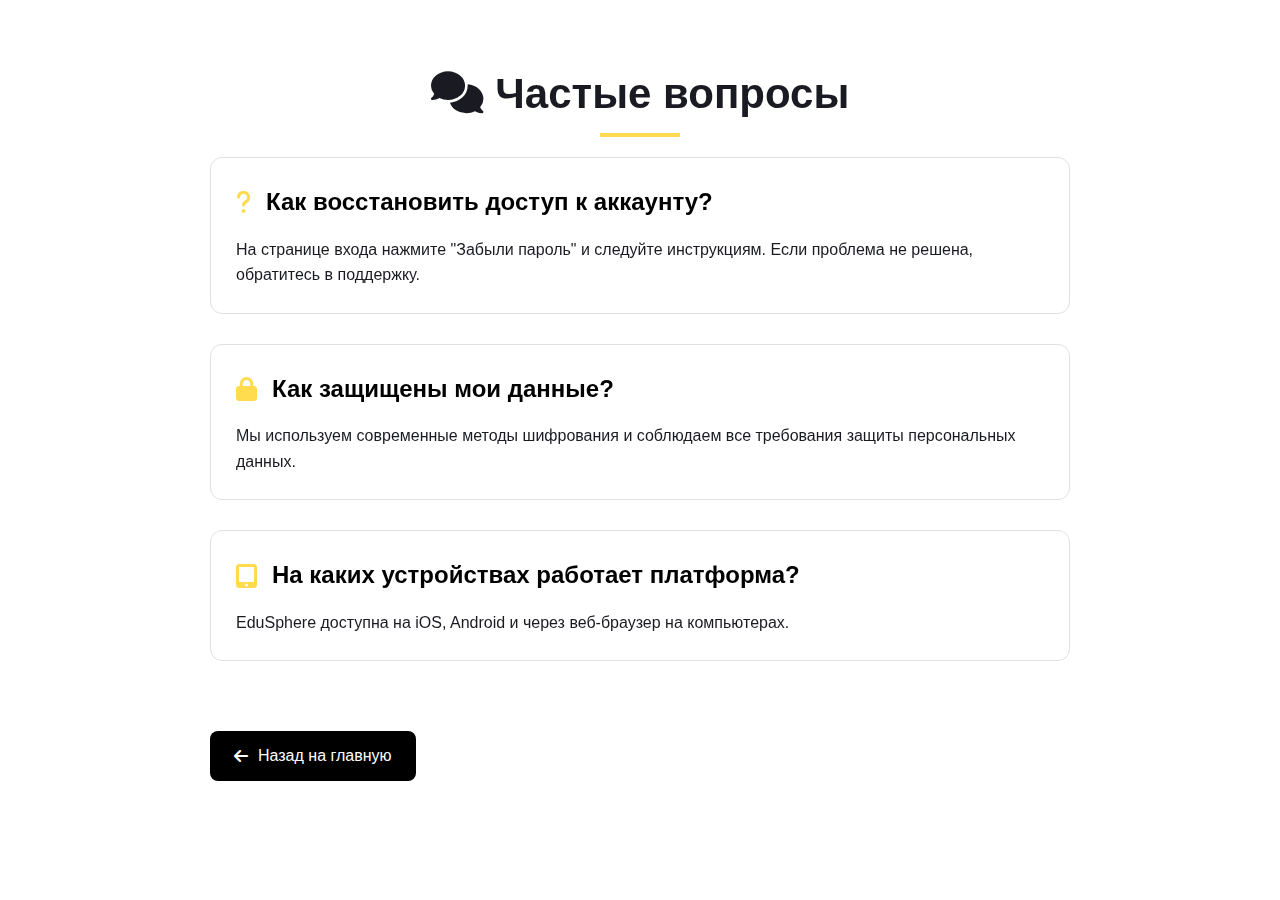
<file: Screens/faq.html>
<!DOCTYPE html>
<html lang="ru">
<head>
    <meta charset="UTF-8">
    <meta name="viewport" content="width=device-width, initial-scale=1.0">
    <title>Помощь — EduSphere</title>
    <link rel="stylesheet" href="https://cdnjs.cloudflare.com/ajax/libs/font-awesome/6.4.0/css/all.min.css">
    <link href="https://unpkg.com/aos@2.3.1/dist/aos.css" rel="stylesheet">
    <style>
      :root {
        --primary: #000;
        --secondary: #7F8285;
        --light: #F9F9F9;
        --dark: #1A1B22;
        --background: #FFF;
        --accent: #FFDB4D;
        --border: #E0E0E0;
      }
      
      * {
        margin: 0;
        padding: 0;
        box-sizing: border-box;
        font-family: 'YS Text', -apple-system, BlinkMacSystemFont, 'Segoe UI', Roboto, Oxygen, Ubuntu, Cantarell, sans-serif;
      }
      
      body {
        line-height: 1.6;
        color: var(--dark);
        background-color: var(--background);
      }
      
      .container {
        max-width: 900px;
        margin: 0 auto;
        padding: 60px 20px;
      }
      
      h1 {
        font-size: 42px;
        margin-bottom: 30px;
        text-align: center;
        position: relative;
      }
      
      h1::after {
        content: '';
        position: absolute;
        bottom: -10px;
        left: 50%;
        transform: translateX(-50%);
        width: 80px;
        height: 4px;
        background-color: var(--accent);
      }
      
      .help-item {
        margin-bottom: 30px;
        border: 1px solid var(--border);
        border-radius: 12px;
        padding: 25px;
        transition: all 0.3s ease;
      }
      
      .help-item:hover {
        box-shadow: 0 10px 30px rgba(0,0,0,0.1);
      }
      
      .help-item h2 {
        color: var(--primary);
        margin-bottom: 15px;
        display: flex;
        align-items: center;
      }
      
      .help-item h2 i {
        margin-right: 15px;
        color: var(--accent);
      }
      
      .btn {
        display: inline-flex;
        align-items: center;
        padding: 12px 24px;
        background-color: var(--primary);
        color: white;
        border-radius: 8px;
        text-decoration: none;
        margin-top: 40px;
        transition: all 0.3s ease;
      }
      
      .btn:hover {
        background-color: #333;
        transform: translateY(-3px);
      }
      
      .btn i {
        margin-right: 10px;
      }
    </style>
  <title>Частые вопросы — EduSphere</title>
</head>
<body>
  <div class="container">
    <h1 data-aos="fade-up"><i class="fas fa-comments"></i> Частые вопросы</h1>
    
    <div class="help-item" data-aos="fade-up" data-aos-delay="100">
      <h2><i class="fas fa-question"></i> Как восстановить доступ к аккаунту?</h2>
      <p>На странице входа нажмите "Забыли пароль" и следуйте инструкциям. Если проблема не решена, обратитесь в поддержку.</p>
    </div>
    
    <div class="help-item" data-aos="fade-up" data-aos-delay="200">
      <h2><i class="fas fa-lock"></i> Как защищены мои данные?</h2>
      <p>Мы используем современные методы шифрования и соблюдаем все требования защиты персональных данных.</p>
    </div>
    
    <div class="help-item" data-aos="fade-up" data-aos-delay="300">
      <h2><i class="fas fa-tablet-alt"></i> На каких устройствах работает платформа?</h2>
      <p>EduSphere доступна на iOS, Android и через веб-браузер на компьютерах.</p>
    </div>
    
    <a href="../index.html" class="btn" data-aos="fade-up" data-aos-delay="400">
      <i class="fas fa-arrow-left"></i> Назад на главную
    </a>
  </div>

  <script src="https://unpkg.com/aos@2.3.1/dist/aos.js"></script>
  <script>
    AOS.init({
      duration: 800,
      once: true
    });
  </script>
</body>
</html>
</file>
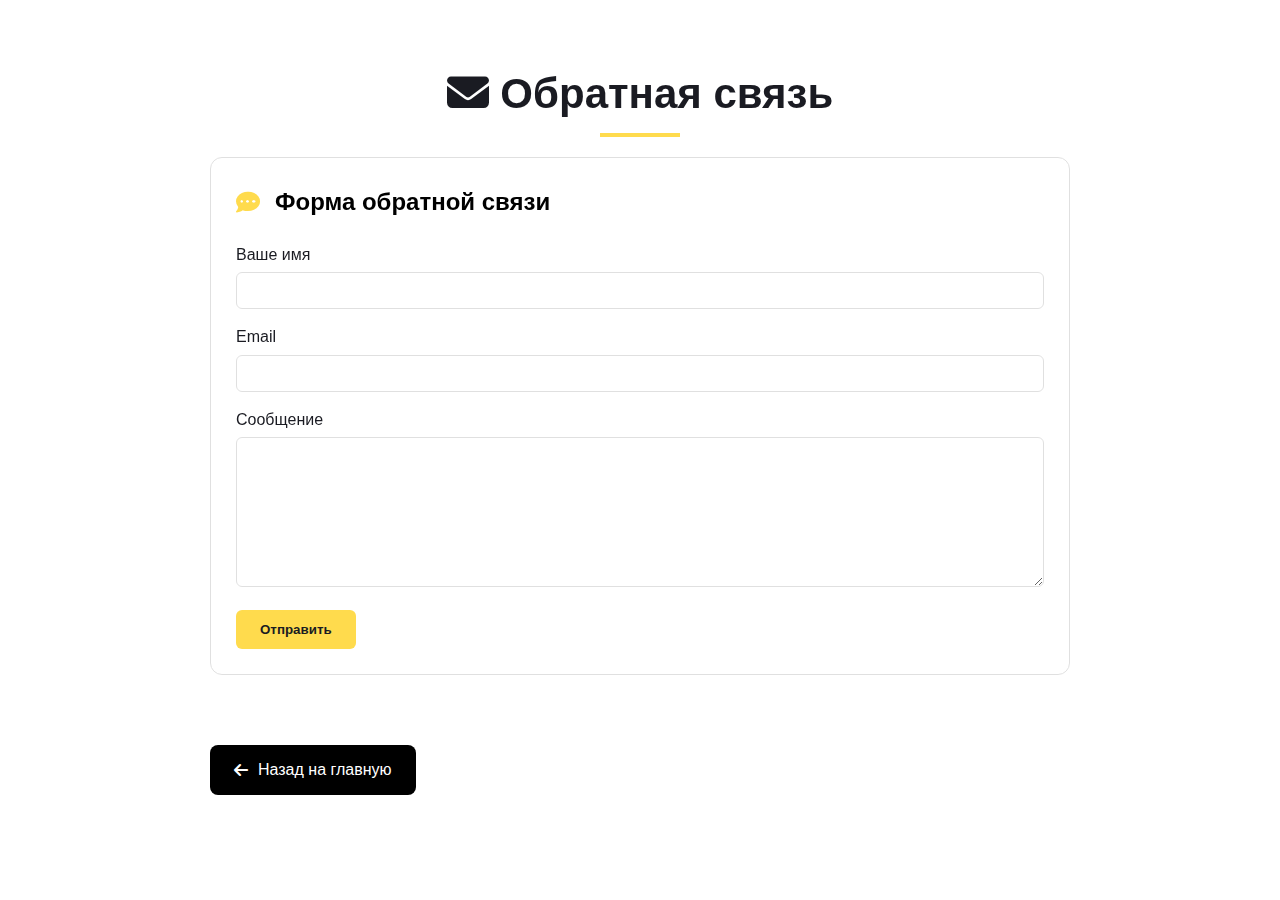
<file: Screens/feedback.html>
<!DOCTYPE html>
<html lang="ru">
<head>
    <meta charset="UTF-8">
  <meta name="viewport" content="width=device-width, initial-scale=1.0">
  <title>Помощь — EduSphere</title>
  <link rel="stylesheet" href="https://cdnjs.cloudflare.com/ajax/libs/font-awesome/6.4.0/css/all.min.css">
  <link href="https://unpkg.com/aos@2.3.1/dist/aos.css" rel="stylesheet">
  <style>
    :root {
      --primary: #000;
      --secondary: #7F8285;
      --light: #F9F9F9;
      --dark: #1A1B22;
      --background: #FFF;
      --accent: #FFDB4D;
      --border: #E0E0E0;
    }
    
    * {
      margin: 0;
      padding: 0;
      box-sizing: border-box;
      font-family: 'YS Text', -apple-system, BlinkMacSystemFont, 'Segoe UI', Roboto, Oxygen, Ubuntu, Cantarell, sans-serif;
    }
    
    body {
      line-height: 1.6;
      color: var(--dark);
      background-color: var(--background);
    }
    
    .container {
      max-width: 900px;
      margin: 0 auto;
      padding: 60px 20px;
    }
    
    h1 {
      font-size: 42px;
      margin-bottom: 30px;
      text-align: center;
      position: relative;
    }
    
    h1::after {
      content: '';
      position: absolute;
      bottom: -10px;
      left: 50%;
      transform: translateX(-50%);
      width: 80px;
      height: 4px;
      background-color: var(--accent);
    }
    
    .help-item {
      margin-bottom: 30px;
      border: 1px solid var(--border);
      border-radius: 12px;
      padding: 25px;
      transition: all 0.3s ease;
    }
    
    .help-item:hover {
      box-shadow: 0 10px 30px rgba(0,0,0,0.1);
    }
    
    .help-item h2 {
      color: var(--primary);
      margin-bottom: 15px;
      display: flex;
      align-items: center;
    }
    
    .help-item h2 i {
      margin-right: 15px;
      color: var(--accent);
    }
    
    .btn {
      display: inline-flex;
      align-items: center;
      padding: 12px 24px;
      background-color: var(--primary);
      color: white;
      border-radius: 8px;
      text-decoration: none;
      margin-top: 40px;
      transition: all 0.3s ease;
    }
    
    .btn:hover {
      background-color: #333;
      transform: translateY(-3px);
    }
    
    .btn i {
      margin-right: 10px;
    }
  </style>
  <title>Обратная связь — EduSphere</title>
</head>
<body>
  <div class="container">
    <h1 data-aos="fade-up"><i class="fas fa-envelope"></i> Обратная связь</h1>
    
    <div class="help-item" data-aos="fade-up" data-aos-delay="100">
      <h2><i class="fas fa-comment-dots"></i> Форма обратной связи</h2>
      <form style="margin-top: 20px;">
        <div style="margin-bottom: 15px;">
          <label style="display: block; margin-bottom: 5px;">Ваше имя</label>
          <input type="text" style="width: 100%; padding: 10px; border: 1px solid var(--border); border-radius: 6px;">
        </div>
        <div style="margin-bottom: 15px;">
          <label style="display: block; margin-bottom: 5px;">Email</label>
          <input type="email" style="width: 100%; padding: 10px; border: 1px solid var(--border); border-radius: 6px;">
        </div>
        <div style="margin-bottom: 15px;">
          <label style="display: block; margin-bottom: 5px;">Сообщение</label>
          <textarea style="width: 100%; padding: 10px; border: 1px solid var(--border); border-radius: 6px; min-height: 150px;"></textarea>
        </div>
        <button type="submit" style="background-color: var(--accent); color: var(--dark); border: none; padding: 12px 24px; border-radius: 6px; font-weight: bold; cursor: pointer;">Отправить</button>
      </form>
    </div>
    
    <a href="../index.html" class="btn" data-aos="fade-up" data-aos-delay="200">
      <i class="fas fa-arrow-left"></i> Назад на главную
    </a>
  </div>

  <script src="https://unpkg.com/aos@2.3.1/dist/aos.js"></script>
  <script>
    AOS.init({
      duration: 800,
      once: true
    });
  </script>
</body>
</html>
</file>
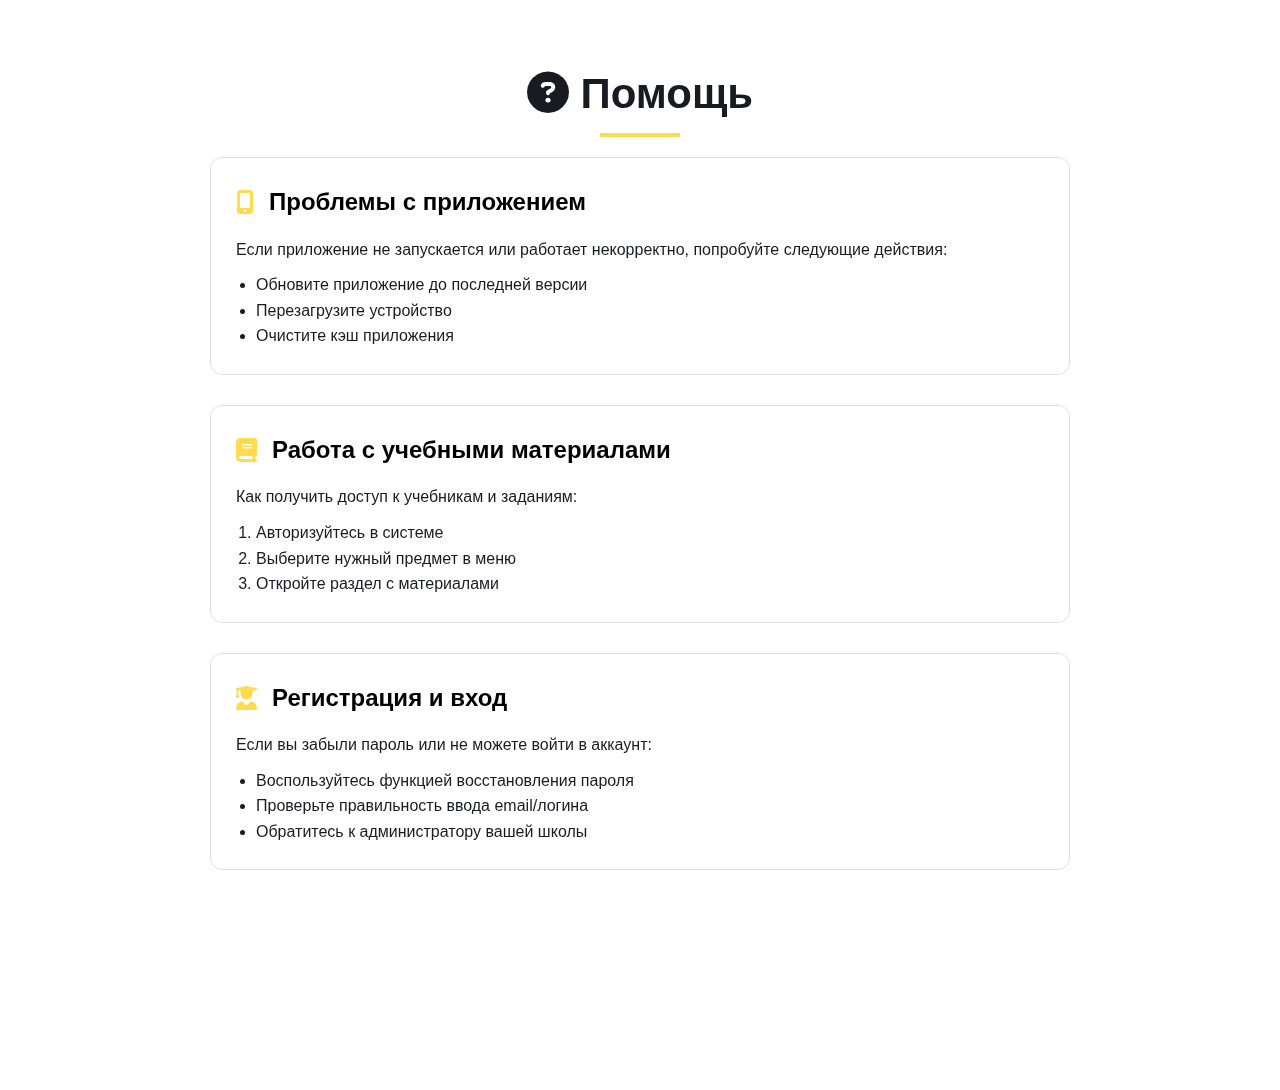
<file: Screens/help.html>
<!DOCTYPE html>
<html lang="ru">
<head>
  <meta charset="UTF-8">
  <meta name="viewport" content="width=device-width, initial-scale=1.0">
  <title>Помощь — EduSphere</title>
  <link rel="stylesheet" href="https://cdnjs.cloudflare.com/ajax/libs/font-awesome/6.4.0/css/all.min.css">
  <link href="https://unpkg.com/aos@2.3.1/dist/aos.css" rel="stylesheet">
  <style>
    :root {
      --primary: #000;
      --secondary: #7F8285;
      --light: #F9F9F9;
      --dark: #1A1B22;
      --background: #FFF;
      --accent: #FFDB4D;
      --border: #E0E0E0;
    }
    
    * {
      margin: 0;
      padding: 0;
      box-sizing: border-box;
      font-family: 'YS Text', -apple-system, BlinkMacSystemFont, 'Segoe UI', Roboto, Oxygen, Ubuntu, Cantarell, sans-serif;
    }
    
    body {
      line-height: 1.6;
      color: var(--dark);
      background-color: var(--background);
    }
    
    .container {
      max-width: 900px;
      margin: 0 auto;
      padding: 60px 20px;
    }
    
    h1 {
      font-size: 42px;
      margin-bottom: 30px;
      text-align: center;
      position: relative;
    }
    
    h1::after {
      content: '';
      position: absolute;
      bottom: -10px;
      left: 50%;
      transform: translateX(-50%);
      width: 80px;
      height: 4px;
      background-color: var(--accent);
    }
    
    .help-item {
      margin-bottom: 30px;
      border: 1px solid var(--border);
      border-radius: 12px;
      padding: 25px;
      transition: all 0.3s ease;
    }
    
    .help-item:hover {
      box-shadow: 0 10px 30px rgba(0,0,0,0.1);
    }
    
    .help-item h2 {
      color: var(--primary);
      margin-bottom: 15px;
      display: flex;
      align-items: center;
    }
    
    .help-item h2 i {
      margin-right: 15px;
      color: var(--accent);
    }
    
    .btn {
      display: inline-flex;
      align-items: center;
      padding: 12px 24px;
      background-color: var(--primary);
      color: white;
      border-radius: 8px;
      text-decoration: none;
      margin-top: 40px;
      transition: all 0.3s ease;
    }
    
    .btn:hover {
      background-color: #333;
      transform: translateY(-3px);
    }
    
    .btn i {
      margin-right: 10px;
    }
  </style>
</head>
<body>
  <div class="container">
    <h1 data-aos="fade-up"><i class="fas fa-question-circle"></i> Помощь</h1>
    
    <div class="help-item" data-aos="fade-up" data-aos-delay="100">
      <h2><i class="fas fa-mobile-alt"></i> Проблемы с приложением</h2>
      <p>Если приложение не запускается или работает некорректно, попробуйте следующие действия:</p>
      <ul style="margin-top: 10px; margin-left: 20px;">
        <li>Обновите приложение до последней версии</li>
        <li>Перезагрузите устройство</li>
        <li>Очистите кэш приложения</li>
      </ul>
    </div>
    
    <div class="help-item" data-aos="fade-up" data-aos-delay="200">
      <h2><i class="fas fa-book"></i> Работа с учебными материалами</h2>
      <p>Как получить доступ к учебникам и заданиям:</p>
      <ol style="margin-top: 10px; margin-left: 20px;">
        <li>Авторизуйтесь в системе</li>
        <li>Выберите нужный предмет в меню</li>
        <li>Откройте раздел с материалами</li>
      </ol>
    </div>
    
    <div class="help-item" data-aos="fade-up" data-aos-delay="300">
      <h2><i class="fas fa-user-graduate"></i> Регистрация и вход</h2>
      <p>Если вы забыли пароль или не можете войти в аккаунт:</p>
      <ul style="margin-top: 10px; margin-left: 20px;">
        <li>Воспользуйтесь функцией восстановления пароля</li>
        <li>Проверьте правильность ввода email/логина</li>
        <li>Обратитесь к администратору вашей школы</li>
      </ul>
    </div>
    
    <a href="../index.html" class="btn" data-aos="fade-up" data-aos-delay="400">
      <i class="fas fa-arrow-left"></i> Назад на главную
    </a>
  </div>

  <script src="https://unpkg.com/aos@2.3.1/dist/aos.js"></script>
  <script>
    AOS.init({
      duration: 800,
      once: true
    });
  </script>
</body>
</html>
</file>
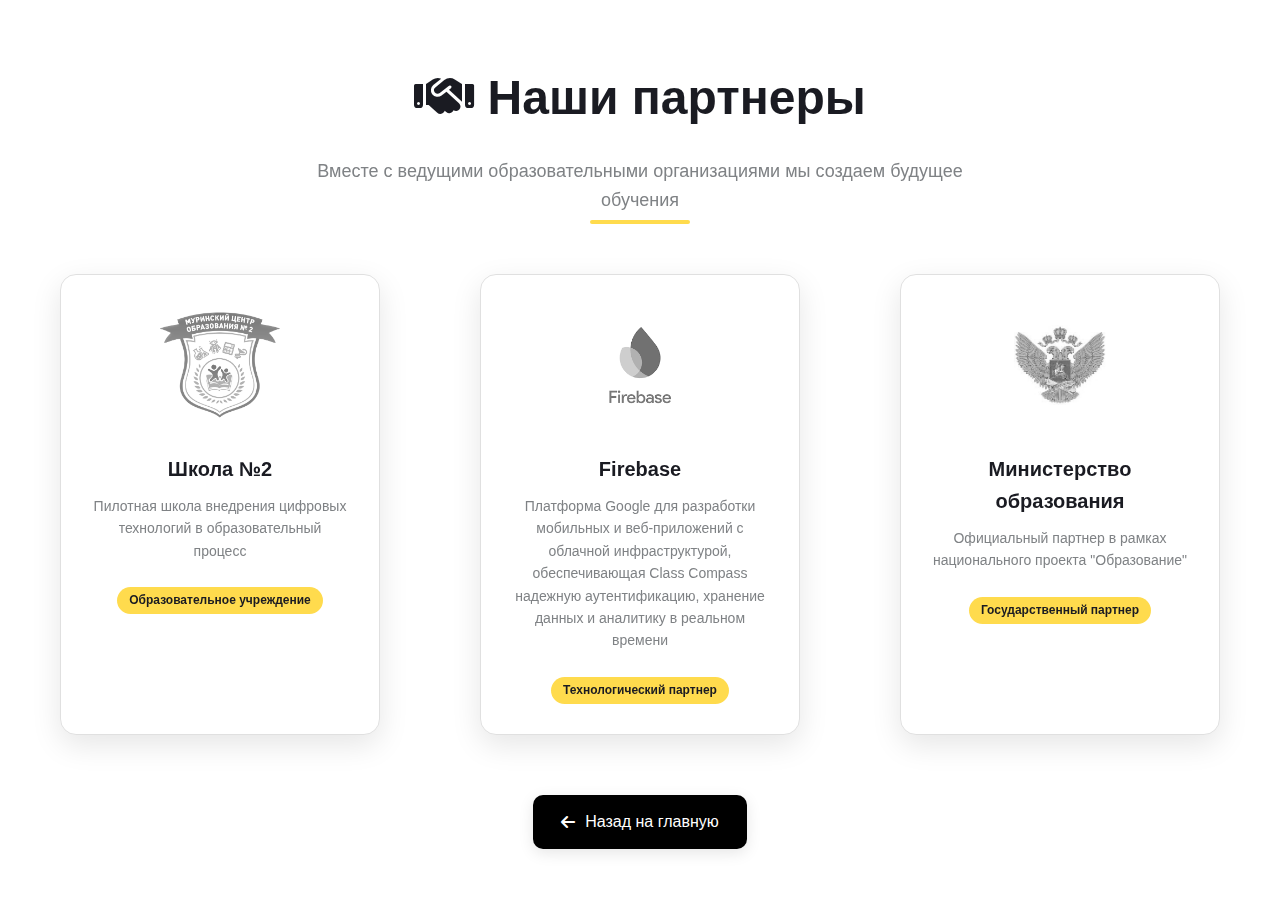
<file: Screens/partners.html>
<!DOCTYPE html>
<html lang="ru">
<head>
  <meta charset="UTF-8">
  <meta name="viewport" content="width=device-width, initial-scale=1.0">
  <title>Наши партнеры — EduSphere</title>
  <link rel="stylesheet" href="https://cdnjs.cloudflare.com/ajax/libs/font-awesome/6.4.0/css/all.min.css">
  <link href="https://unpkg.com/aos@2.3.1/dist/aos.css" rel="stylesheet">
  <style>
    :root {
      --primary: #000;
      --secondary: #7F8285;
      --light: #F9F9F9;
      --dark: #1A1B22;
      --background: #FFF;
      --accent: #FFDB4D;
      --border: #E0E0E0;
      --shadow: 0 10px 30px rgba(0, 0, 0, 0.1);
      --shadow-hover: 0 15px 40px rgba(0, 0, 0, 0.15);
    }
    
    * {
      margin: 0;
      padding: 0;
      box-sizing: border-box;
      font-family: 'YS Text', -apple-system, BlinkMacSystemFont, 'Segoe UI', Roboto, Oxygen, Ubuntu, Cantarell, sans-serif;
    }
    
    @font-face {
      font-family: 'YS Text';
      src: url('https://yastatic.net/s3/home/fonts/ys/1/text-regular.woff2') format('woff2');
      font-weight: 400;
      font-style: normal;
    }
    
    body {
      line-height: 1.6;
      color: var(--dark);
      background-color: var(--background);
      padding: 0;
      margin: 0;
    }
    
    .container {
      max-width: 1200px;
      margin: 0 auto;
      padding: 60px 20px;
    }
    
    .header {
      text-align: center;
      margin-bottom: 60px;
      position: relative;
    }
    
    .header h1 {
      font-size: 48px;
      font-weight: 600;
      margin-bottom: 20px;
      display: inline-block;
    }
    
    .header h1::after {
      content: '';
      position: absolute;
      bottom: -10px;
      left: 50%;
      transform: translateX(-50%);
      width: 100px;
      height: 4px;
      background-color: var(--accent);
      border-radius: 2px;
    }
    
    .header p {
      font-size: 18px;
      color: var(--secondary);
      max-width: 700px;
      margin: 0 auto;
    }
    
    .partners-grid {
      display: grid;
      grid-template-columns: repeat(auto-fill, minmax(250px, 1fr));
      gap: 100px;
      margin-bottom: 60px;
    }
    
    .partner-card {
      background: var(--background);
      border-radius: 16px;
      padding: 30px;
      box-shadow: var(--shadow);
      transition: all 0.4s cubic-bezier(0.25, 0.8, 0.25, 1);
      border: 1px solid var(--border);
      text-align: center;
      position: relative;
      overflow: hidden;
    }
    
    .partner-card::before {
      content: '';
      position: absolute;
      top: 0;
      left: 0;
      width: 5px;
      height: 0;
      background-color: var(--accent);
      transition: height 0.4s ease;
    }
    
    .partner-card:hover {
      transform: translateY(-10px);
      box-shadow: var(--shadow-hover);
    }
    
    .partner-card:hover::before {
      height: 100%;
    }
    
    .partner-logo {
      width: 120px;
      height: 120px;
      object-fit: contain;
      margin: 0 auto 20px;
      filter: grayscale(100%);
      opacity: 0.8;
      transition: all 0.4s ease;
    }
    
    .partner-card:hover .partner-logo {
      filter: grayscale(0%);
      opacity: 1;
      transform: scale(1.1);
    }
    
    .partner-card h3 {
      font-size: 20px;
      margin-bottom: 10px;
      color: var(--dark);
    }
    
    .partner-card p {
      color: var(--secondary);
      font-size: 14px;
      margin-bottom: 15px;
    }
    
    .partner-type {
      display: inline-block;
      padding: 4px 12px;
      background-color: var(--accent);
      color: var(--dark);
      border-radius: 20px;
      font-size: 12px;
      font-weight: 600;
      margin-top: 10px;
    }
    
    .testimonial-section {
      background-color: var(--light);
      padding: 60px;
      border-radius: 16px;
      margin-bottom: 60px;
      position: relative;
      overflow: hidden;
    }
    
    .testimonial-section::before {
      content: '"';
      position: absolute;
      top: 30px;
      left: 30px;
      font-size: 120px;
      color: rgba(0,0,0,0.05);
      font-family: serif;
      line-height: 1;
    }
    
    .testimonial-text {
      font-size: 20px;
      font-style: italic;
      margin-bottom: 30px;
      position: relative;
      z-index: 1;
    }
    
    .testimonial-author {
      font-weight: 600;
      display: flex;
      align-items: center;
      justify-content: center;
    }
    
    .testimonial-author img {
      width: 50px;
      height: 50px;
      border-radius: 50%;
      object-fit: cover;
      margin-right: 15px;
      border: 3px solid var(--accent);
    }
    
    .btn {
      display: inline-flex;
      align-items: center;
      justify-content: center;
      padding: 14px 28px;
      background-color: var(--primary);
      color: white;
      border-radius: 10px;
      text-decoration: none;
      font-weight: 500;
      font-size: 16px;
      transition: all 0.3s cubic-bezier(0.25, 0.8, 0.25, 1);
      margin: 0 auto;
      box-shadow: 0 4px 15px rgba(0, 0, 0, 0.1);
    }
    
    .btn:hover {
      background-color: #333;
      transform: translateY(-3px);
      box-shadow: 0 8px 20px rgba(0, 0, 0, 0.15);
    }
    
    .btn i {
      margin-right: 10px;
    }
    
    @media (max-width: 768px) {
      .header h1 {
        font-size: 36px;
      }
      
      .partners-grid {
        grid-template-columns: 1fr;
      }
      
      .testimonial-section {
        padding: 30px;
      }
      
      .testimonial-text {
        font-size: 18px;
      }
    }
  </style>
</head>
<body>
  <div class="container">
    <div class="header" data-aos="fade-up">
      <h1><i class="fas fa-handshake"></i> Наши партнеры</h1>
      <p>Вместе с ведущими образовательными организациями мы создаем будущее обучения</p>
    </div>
    
    <div class="partners-grid">
      <div class="partner-card" data-aos="fade-up" data-aos-delay="100">
        <img src="../IMG_0652.PNG" alt="Школа №2" class="partner-logo">
        <h3>Школа №2</h3>
        <p>Пилотная школа внедрения цифровых технологий в образовательный процесс</p>
        <span class="partner-type">Образовательное учреждение</span>
      </div>
      
      <div class="partner-card" data-aos="fade-up" data-aos-delay="200">
        <img src="../firebase.png" alt="Firebase" class="partner-logo">
        <h3>Firebase</h3>
        <p>Платформа Google для разработки мобильных и веб-приложений с облачной инфраструктурой, обеспечивающая Class Compass надежную аутентификацию, хранение данных и аналитику в реальном времени</p>
        <span class="partner-type">Технологический партнер</span>
      </div>
      
      <div class="partner-card" data-aos="fade-up" data-aos-delay="300">
        <img src="../Без названия.jpg" alt="Министерство образования" class="partner-logo">
        <h3>Министерство образования</h3>
        <p>Официальный партнер в рамках национального проекта "Образование"</p>
        <span class="partner-type">Государственный партнер</span>
      </div>
    </div>

    
    <div style="text-align: center;">
      <a href="../index.html" class="btn">
        <i class="fas fa-arrow-left"></i> Назад на главную
      </a>
    </div>
  </div>

  <script src="https://unpkg.com/aos@2.3.1/dist/aos.js"></script>
  <script>
    AOS.init({
      duration: 800,
      once: true,
      easing: 'ease-in-out'
    });
  </script>
</body>
</html>
</file>
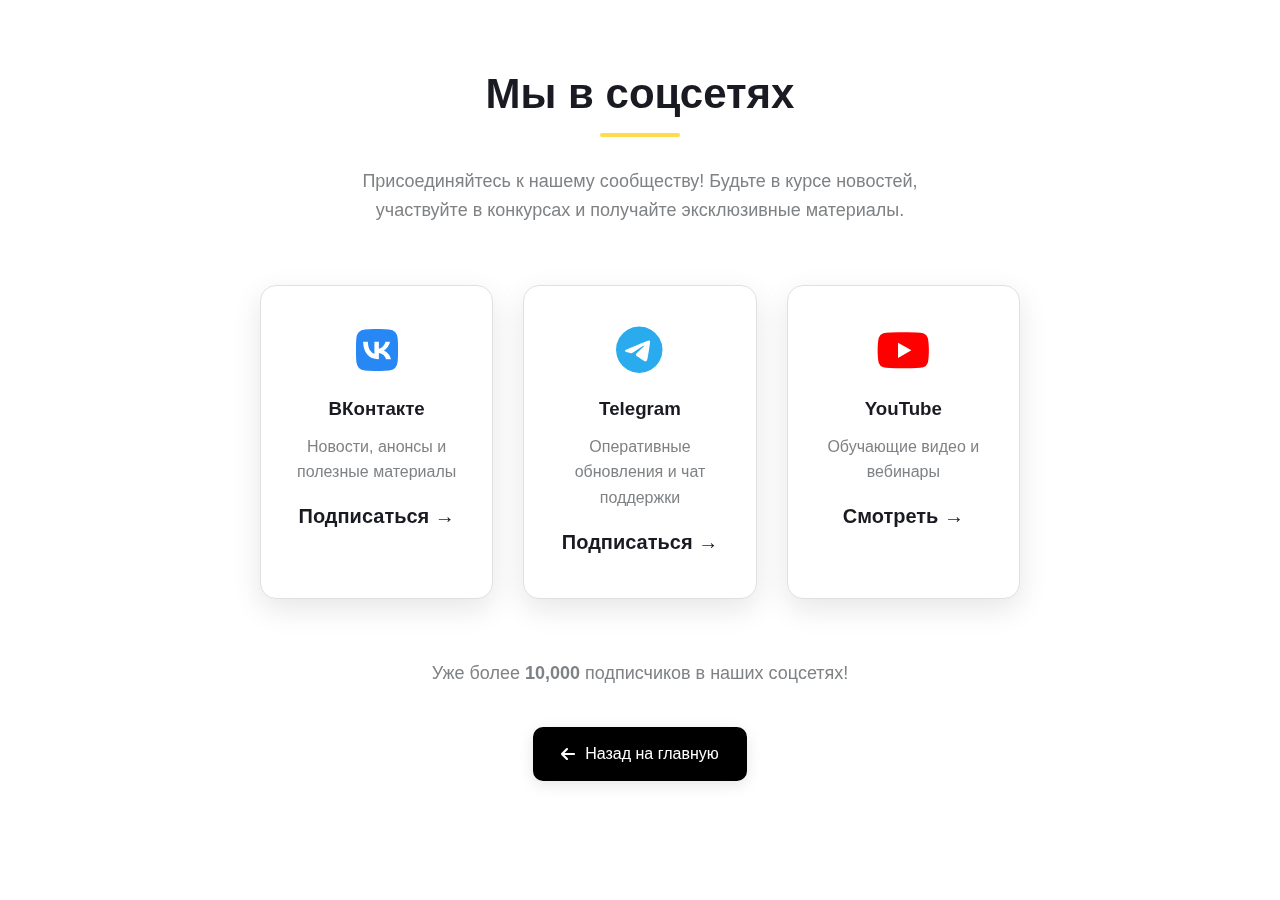
<file: Screens/social.html>
<!DOCTYPE html>
<html lang="ru">
<head>
  <meta charset="UTF-8">
  <meta name="viewport" content="width=device-width, initial-scale=1.0">
  <title>Наши соцсети — Class Compass</title>
  <link rel="stylesheet" href="https://cdnjs.cloudflare.com/ajax/libs/font-awesome/6.4.0/css/all.min.css">
  <link href="https://unpkg.com/aos@2.3.1/dist/aos.css" rel="stylesheet">
  <style>
    :root {
      --primary: #000;
      --secondary: #7F8285;
      --light: #F9F9F9;
      --dark: #1A1B22;
      --background: #FFF;
      --accent: #FFDB4D;
      --border: #E0E0E0;
      --shadow: 0 10px 30px rgba(0, 0, 0, 0.1);
      --shadow-hover: 0 15px 40px rgba(0, 0, 0, 0.15);
    }
    
    * {
      margin: 0;
      padding: 0;
      box-sizing: border-box;
      font-family: 'YS Text', -apple-system, BlinkMacSystemFont, 'Segoe UI', Roboto, Oxygen, Ubuntu, Cantarell, sans-serif;
    }
    
    @font-face {
      font-family: 'YS Text';
      src: url('https://yastatic.net/s3/home/fonts/ys/1/text-regular.woff2') format('woff2');
      font-weight: 400;
      font-style: normal;
    }
    
    body {
      line-height: 1.6;
      color: var(--dark);
      background-color: var(--background);
      padding: 0;
      margin: 0;
    }
    
    .container {
      max-width: 800px;
      margin: 0 auto;
      padding: 60px 20px;
      text-align: center;
    }
    
    h1 {
      font-size: 42px;
      color: var(--dark);
      margin-bottom: 40px;
      font-weight: 600;
      position: relative;
      display: inline-block;
    }
    
    h1::after {
      content: '';
      position: absolute;
      bottom: -10px;
      left: 50%;
      transform: translateX(-50%);
      width: 80px;
      height: 4px;
      background-color: var(--accent);
      border-radius: 2px;
    }
    
    .social-list {
      list-style: none;
      display: grid;
      grid-template-columns: repeat(auto-fit, minmax(200px, 1fr));
      gap: 30px;
      margin: 60px 0;
    }
    
    .social-item {
      background-color: var(--background);
      border-radius: 16px;
      padding: 40px 30px;
      border: 1px solid var(--border);
      transition: all 0.4s ease;
      box-shadow: var(--shadow);
    }
    
    .social-item:hover {
      transform: translateY(-10px);
      box-shadow: var(--shadow-hover);
    }
    
    .social-icon {
      font-size: 48px;
      margin-bottom: 20px;
      color: var(--primary);
      transition: all 0.3s ease;
    }
    
    .social-item:hover .social-icon {
      transform: scale(1.2);
    }
    
    .vk .social-icon { color: #2787F5; }
    .tg .social-icon { color: #2AABEE; }
    .yt .social-icon { color: #FF0000; }
    
    .social-link {
      text-decoration: none;
      color: var(--dark);
      font-weight: 600;
      font-size: 20px;
      display: block;
      margin-top: 15px;
    }
    
    .btn {
      display: inline-flex;
      align-items: center;
      justify-content: center;
      padding: 14px 28px;
      background-color: var(--primary);
      color: white;
      border-radius: 10px;
      text-decoration: none;
      font-weight: 500;
      font-size: 16px;
      transition: all 0.3s ease;
      margin-top: 40px;
      box-shadow: 0 4px 15px rgba(0, 0, 0, 0.1);
    }
    
    .btn:hover {
      background-color: #333;
      transform: translateY(-3px);
      box-shadow: 0 8px 20px rgba(0, 0, 0, 0.15);
    }
    
    .btn i {
      margin-right: 10px;
    }
    
    .social-stats {
      margin-top: 60px;
      font-size: 18px;
      color: var(--secondary);
    }
    
    @media (max-width: 768px) {
      h1 {
        font-size: 32px;
      }
      
      .social-list {
        grid-template-columns: 1fr;
        gap: 20px;
      }
    }
  </style>
</head>
<body>
  <div class="container">
    <h1 data-aos="fade-up">Мы в соцсетях</h1>
    <p data-aos="fade-up" data-aos-delay="100" style="font-size: 18px; color: var(--secondary); max-width: 600px; margin: 0 auto 40px;">
      Присоединяйтесь к нашему сообществу! Будьте в курсе новостей, участвуйте в конкурсах и получайте эксклюзивные материалы.
    </p>
    
    <div class="social-list">
      <div class="social-item vk" data-aos="fade-up" data-aos-delay="200">
        <i class="fab fa-vk social-icon"></i>
        <h3>ВКонтакте</h3>
        <p style="color: var(--secondary); margin: 10px 0;">Новости, анонсы и полезные материалы</p>
        <a href="https://vk.com" target="_blank" class="social-link">Подписаться →</a>
      </div>
      
      <div class="social-item tg" data-aos="fade-up" data-aos-delay="300">
        <i class="fab fa-telegram social-icon"></i>
        <h3>Telegram</h3>
        <p style="color: var(--secondary); margin: 10px 0;">Оперативные обновления и чат поддержки</p>
        <a href="https://t.me" target="_blank" class="social-link">Подписаться →</a>
      </div>
      
      <div class="social-item yt" data-aos="fade-up" data-aos-delay="400">
        <i class="fab fa-youtube social-icon"></i>
        <h3>YouTube</h3>
        <p style="color: var(--secondary); margin: 10px 0;">Обучающие видео и вебинары</p>
        <a href="https://youtube.com" target="_blank" class="social-link">Смотреть →</a>
      </div>
    </div>
    
    <div class="social-stats" data-aos="fade-up" data-aos-delay="500">
      <p>Уже более <strong>10,000</strong> подписчиков в наших соцсетях!</p>
    </div>
    
    <a href="../index.html" class="btn" data-aos="fade-up" data-aos-delay="600">
      <i class="fas fa-arrow-left"></i> Назад на главную
    </a>
  </div>

  <script src="https://unpkg.com/aos@2.3.1/dist/aos.js"></script>
  <script>
    AOS.init({
      duration: 800,
      once: true,
      easing: 'ease-in-out'
    });
  </script>
</body>
</html>
</file>
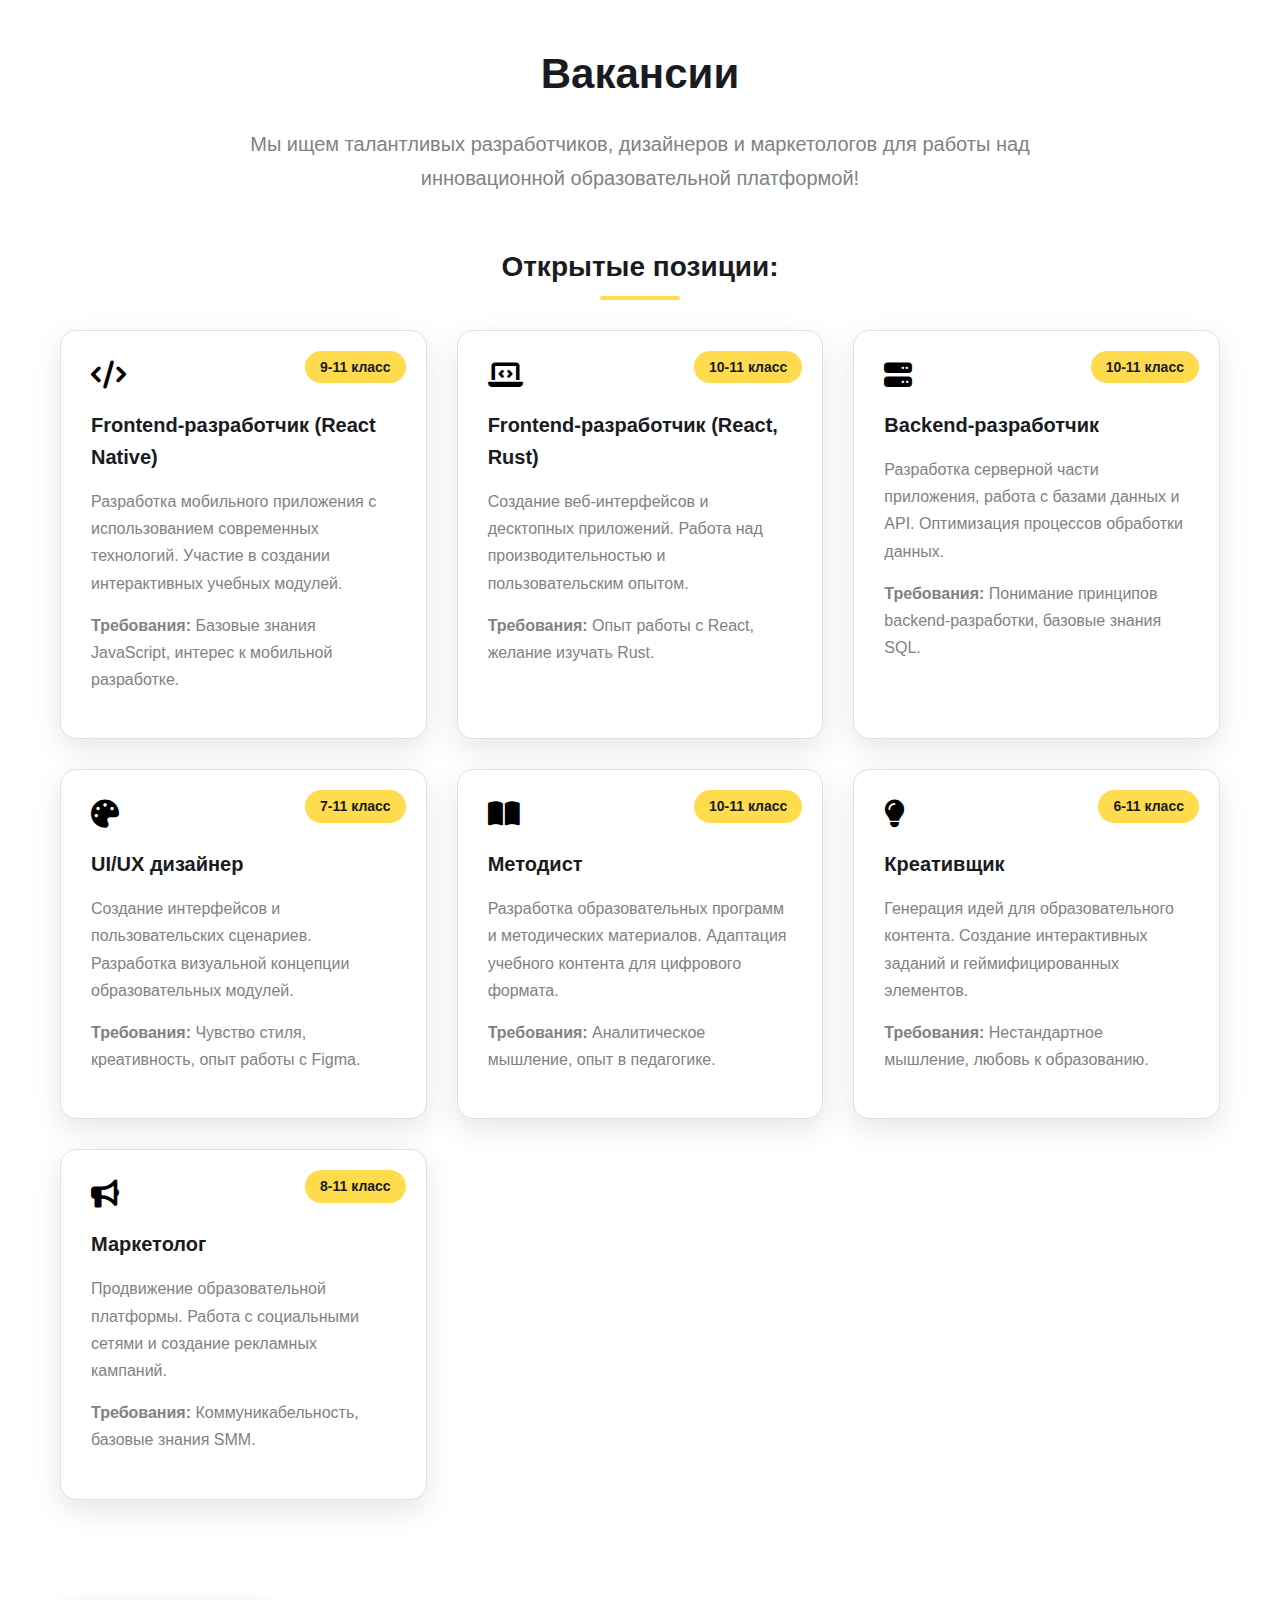
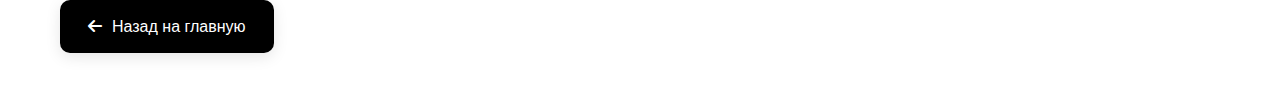
<file: Screens/vacancies.html>
<!DOCTYPE html>
<html lang="ru">
<head>
    <meta charset="UTF-8">
    <meta name="viewport" content="width=device-width, initial-scale=1.0">
    <title>Вакансии — Class Compass</title>
    <link rel="stylesheet" href="https://cdnjs.cloudflare.com/ajax/libs/font-awesome/6.4.0/css/all.min.css">
    <link href="https://unpkg.com/aos@2.3.1/dist/aos.css" rel="stylesheet">
    <style>
        :root {
            --primary: #000;
            --secondary: #7F8285;
            --light: #F9F9F9;
            --dark: #1A1B22;
            --background: #FFF;
            --accent: #FFDB4D;
            --border: #E0E0E0;
            --completed: #00B341;
            --shadow: 0 10px 30px rgba(0, 0, 0, 0.1);
            --shadow-hover: 0 15px 40px rgba(0, 0, 0, 0.15);
        }
        
        * {
            margin: 0;
            padding: 0;
            box-sizing: border-box;
            font-family: 'YS Text', -apple-system, BlinkMacSystemFont, 'Segoe UI', Roboto, Oxygen, Ubuntu, Cantarell, sans-serif;
        }
        
        @font-face {
            font-family: 'YS Text';
            src: url('https://yastatic.net/s3/home/fonts/ys/1/text-regular.woff2') format('woff2');
            font-weight: 400;
            font-style: normal;
        }
        
        body {
            line-height: 1.6;
            color: var(--dark);
            background-color: var(--background);
            padding: 0;
            margin: 0;
        }
        
        .container {
            max-width: 1200px;
            margin: 0 auto;
            padding: 40px 20px;
        }
        
        h1 {
            font-size: 42px;
            color: var(--dark);
            margin-bottom: 20px;
            font-weight: 600;
            text-align: center;
        }
        
        .hero-text {
            font-size: 20px;
            color: var(--secondary);
            text-align: center;
            max-width: 800px;
            margin: 0 auto 50px;
            line-height: 1.7;
        }
        
        .section-title {
            font-size: 28px;
            color: var(--dark);
            margin-bottom: 40px;
            font-weight: 600;
            text-align: center;
            position: relative;
        }
        
        .section-title::after {
            content: '';
            position: absolute;
            bottom: -10px;
            left: 50%;
            transform: translateX(-50%);
            width: 80px;
            height: 4px;
            background-color: var(--accent);
            border-radius: 2px;
        }
        
        .audience-features {
            display: grid;
            grid-template-columns: repeat(auto-fit, minmax(350px, 1fr));
            gap: 30px;
            margin-bottom: 60px;
        }
        
        .audience-feature {
            background-color: var(--background);
            border-radius: 16px;
            padding: 30px;
            border: 1px solid var(--border);
            transition: all 0.4s ease;
            position: relative;
            overflow: hidden;
            box-shadow: var(--shadow);
        }
        
        .audience-feature:hover {
            transform: translateY(-10px);
            box-shadow: var(--shadow-hover);
        }
        
        .audience-feature i {
            font-size: 28px;
            color: var(--primary);
            margin-bottom: 20px;
            display: inline-block;
            transition: all 0.3s ease;
        }
        
        .audience-feature:hover i {
            color: var(--accent);
            transform: scale(1.2);
        }
        
        .audience-feature h4 {
            margin-bottom: 15px;
            color: var(--dark);
            font-weight: 600;
            font-size: 20px;
        }
        
        .audience-feature p {
            color: var(--secondary);
            font-size: 16px;
            line-height: 1.7;
            margin-bottom: 15px;
        }
        
        .feature-badge {
            position: absolute;
            top: 20px;
            right: 20px;
            background-color: var(--accent);
            color: var(--dark);
            padding: 5px 15px;
            border-radius: 20px;
            font-size: 14px;
            font-weight: 600;
        }
        
        .btn {
            display: inline-flex;
            align-items: center;
            justify-content: center;
            padding: 14px 28px;
            background-color: var(--primary);
            color: white;
            border-radius: 10px;
            text-decoration: none;
            font-weight: 500;
            font-size: 16px;
            transition: all 0.3s cubic-bezier(0.25, 0.8, 0.25, 1);
            border: none;
            cursor: pointer;
            position: relative;
            overflow: hidden;
            box-shadow: 0 4px 15px rgba(0, 0, 0, 0.1);
            margin: 40px auto 0;
        }
        
        .btn:hover {
            background-color: #333;
            transform: translateY(-3px);
            box-shadow: 0 8px 20px rgba(0, 0, 0, 0.15);
        }
        
        .btn i {
            margin-right: 10px;
        }
        
        /* Responsive */
        @media (max-width: 768px) {
            h1 {
                font-size: 32px;
            }
            
            .hero-text {
                font-size: 18px;
            }
            
            .section-title {
                font-size: 24px;
            }
            
            .audience-features {
                grid-template-columns: 1fr;
            }
        }
    </style>
</head>
<body>
    <div class="container">
        <h1>Вакансии</h1>
        <p class="hero-text" data-aos-delay="100">Мы ищем талантливых разработчиков, дизайнеров и маркетологов для работы над инновационной образовательной платформой!</p>
        
        <h3 class="section-title" data-aos-delay="200">Открытые позиции:</h3>
        
        <div class="audience-features">
            <div class="audience-feature" data-aos-delay="100">
                <i class="fas fa-code"></i>
                <span class="feature-badge">9-11 класс</span>
                <h4>Frontend-разработчик (React Native)</h4>
                <p>Разработка мобильного приложения с использованием современных технологий. Участие в создании интерактивных учебных модулей.</p>
                <p><strong>Требования:</strong> Базовые знания JavaScript, интерес к мобильной разработке.</p>
            </div>
            
            <div class="audience-feature" data-aos-delay="200">
                <i class="fas fa-laptop-code"></i>
                <span class="feature-badge">10-11 класс</span>
                <h4>Frontend-разработчик (React, Rust)</h4>
                <p>Создание веб-интерфейсов и десктопных приложений. Работа над производительностью и пользовательским опытом.</p>
                <p><strong>Требования:</strong> Опыт работы с React, желание изучать Rust.</p>
            </div>
            
            <div class="audience-feature" data-aos-delay="300">
                <i class="fas fa-server"></i>
                <span class="feature-badge">10-11 класс</span>
                <h4>Backend-разработчик</h4>
                <p>Разработка серверной части приложения, работа с базами данных и API. Оптимизация процессов обработки данных.</p>
                <p><strong>Требования:</strong> Понимание принципов backend-разработки, базовые знания SQL.</p>
            </div>
            
            <div class="audience-feature"data-aos-delay="400">
                <i class="fas fa-palette"></i>
                <span class="feature-badge">7-11 класс</span>
                <h4>UI/UX дизайнер</h4>
                <p>Создание интерфейсов и пользовательских сценариев. Разработка визуальной концепции образовательных модулей.</p>
                <p><strong>Требования:</strong> Чувство стиля, креативность, опыт работы с Figma.</p>
            </div>
            
            <div class="audience-feature" data-aos-delay="500">
                <i class="fas fa-book-open"></i>
                <span class="feature-badge">10-11 класс</span>
                <h4>Методист</h4>
                <p>Разработка образовательных программ и методических материалов. Адаптация учебного контента для цифрового формата.</p>
                <p><strong>Требования:</strong> Аналитическое мышление, опыт в педагогике.</p>
            </div>
            
            <div class="audience-feature" data-aos-delay="600">
                <i class="fas fa-lightbulb"></i>
                <span class="feature-badge">6-11 класс</span>
                <h4>Креативщик</h4>
                <p>Генерация идей для образовательного контента. Создание интерактивных заданий и геймифицированных элементов.</p>
                <p><strong>Требования:</strong> Нестандартное мышление, любовь к образованию.</p>
            </div>
            
            <div class="audience-feature" data-aos-delay="700">
                <i class="fas fa-bullhorn"></i>
                <span class="feature-badge">8-11 класс</span>
                <h4>Маркетолог</h4>
                <p>Продвижение образовательной платформы. Работа с социальными сетями и создание рекламных кампаний.</p>
                <p><strong>Требования:</strong> Коммуникабельность, базовые знания SMM.</p>
            </div>
        </div>
        
        <a href="index.html" class="btn"><i class="fas fa-arrow-left"></i> Назад на главную</a>
    </div>
</body>
</html>
</file>
<file: style.css>
:root {
    --primary: #000;
    --secondary: #7F8285;
    --light: #F9F9F9;
    --dark: #1A1B22;
    --background: #FFF;
    --accent: #FFDB4D;
    --border: #E0E0E0;
    --completed: #00B341;
    --shadow: 0 10px 30px rgba(0, 0, 0, 0.1);
    --shadow-hover: 0 15px 40px rgba(0, 0, 0, 0.15);
}

* {
    margin: 0;
    padding: 0;
    box-sizing: border-box;
    font-family: 'YS Text', -apple-system, BlinkMacSystemFont, 'Segoe UI', Roboto, Oxygen, Ubuntu, Cantarell, sans-serif;
}

@font-face {
    font-family: 'YS Text';
    src: url('https://yastatic.net/s3/home/fonts/ys/1/text-regular.woff2') format('woff2');
    font-weight: 400;
    font-style: normal;
}

@font-face {
    font-family: 'YS Text';
    src: url('https://yastatic.net/s3/home/fonts/ys/1/text-medium.woff2') format('woff2');
    font-weight: 500;
    font-style: normal;
}

@font-face {
    font-family: 'YS Text';
    src: url('https://yastatic.net/s3/home/fonts/ys/1/text-bold.woff2') format('woff2');
    font-weight: 700;
    font-style: normal;
}

body {
    line-height: 1.6;
    color: var(--dark);
    background-color: var(--background);
    font-family: 'YS Text', -apple-system, BlinkMacSystemFont, 'Segoe UI', Roboto, Oxygen, Ubuntu, Cantarell, sans-serif;
    -webkit-font-smoothing: antialiased;
    overflow-x: hidden;
}

.container {
    width: 100%;
    max-width: 1200px;
    margin: 0 auto;
    padding: 0 20px;
}

/* Header */
header {
    background-color: var(--background);
    border-bottom: 1px solid var(--border);
    position: sticky;
    top: 0;
    z-index: 1000;
    transition: all 0.3s ease;
}

header.scrolled {
    box-shadow: var(--shadow);
    backdrop-filter: blur(10px);
    background-color: rgba(255, 255, 255, 0.9);
}

nav {
    display: flex;
    justify-content: space-between;
    align-items: center;
    padding: 20px 0;
    transition: all 0.3s ease;
}

.logo {
    display: flex;
    align-items: center;
    font-size: 24px;
    font-weight: 600;
    color: var(--primary);
    text-decoration: none;
    transition: transform 0.3s ease;
}

.logo:hover {
    transform: scale(1.05);
}

.logo i {
    margin-right: 10px;
    font-size: 28px;
    color: var(--accent);
}

.nav-links {
    display: flex;
    list-style: none;
}

.nav-links li {
    margin-left: 30px;
    position: relative;
}

.nav-links a {
    text-decoration: none;
    color: var(--dark);
    font-weight: 500;
    font-size: 16px;
    transition: color 0.3s;
    padding: 8px 0;
    display: inline-block;
}

.nav-links a::after {
    content: '';
    position: absolute;
    bottom: 0;
    left: 0;
    width: 0;
    height: 2px;
    background-color: var(--accent);
    transition: width 0.3s ease;
}

.nav-links a:hover::after {
    width: 100%;
}

.btn {
    display: inline-flex;
    align-items: center;
    justify-content: center;
    padding: 14px 28px;
    background-color: var(--primary);
    color: white;
    border-radius: 10px;
    text-decoration: none;
    font-weight: 500;
    font-size: 16px;
    transition: all 0.3s cubic-bezier(0.25, 0.8, 0.25, 1);
    border: none;
    cursor: pointer;
    position: relative;
    overflow: hidden;
    box-shadow: 0 4px 15px rgba(0, 0, 0, 0.1);
}

.btn:hover {
    background-color: #333;
    transform: translateY(-3px);
    box-shadow: 0 8px 20px rgba(0, 0, 0, 0.15);
}

.btn:active {
    transform: translateY(0);
}

.btn-outline {
    background-color: transparent;
    border: 2px solid var(--primary);
    color: var(--primary);
    box-shadow: none;
}

.btn-outline:hover {
    background-color: var(--primary);
    color: white;
}

.btn-accent {
    background-color: var(--accent);
    color: var(--dark);
}

.btn-accent:hover {
    background-color: #ffd633;
    color: var(--dark);
}

.btn i {
    margin-left: 10px;
    transition: transform 0.3s ease;
}

.btn:hover i {
    transform: translateX(5px);
}

/* Hero Section */
.hero {
    padding: 120px 0 80px;
    background: linear-gradient(135deg, #f9f9f9 0%, #ffffff 100%);
    position: relative;
    overflow: hidden;
}

.hero::before {
    content: '';
    position: absolute;
    top: -200px;
    right: -200px;
    width: 600px;
    height: 600px;
    background: radial-gradient(circle, rgba(255, 219, 77, 0.15) 0%, rgba(255, 219, 77, 0) 70%);
    z-index: 0;
    animation: pulse 8s infinite alternate;
}

@keyframes pulse {
    0% { transform: scale(1); opacity: 0.15; }
    50% { transform: scale(1.1); opacity: 0.2; }
    100% { transform: scale(1); opacity: 0.15; }
}

.hero-content {
    display: flex;
    align-items: center;
    justify-content: space-between;
    position: relative;
    z-index: 1;
}

.hero-text {
    flex: 1;
    padding-right: 50px;
}

.hero-text h1 {
    font-size: 52px;
    margin-bottom: 25px;
    color: var(--dark);
    font-weight: 600;
    line-height: 1.2;
    background: linear-gradient(90deg, #000000 0%, #333333 100%);
    -webkit-background-clip: text;
    -webkit-text-fill-color: transparent;
}

.hero-text p {
    font-size: 18px;
    margin-bottom: 35px;
    color: var(--secondary);
    max-width: 500px;
    line-height: 1.7;
}

.hero-buttons {
    display: flex;
    gap: 20px;
    margin-top: 40px;
}

.hero-image {
    flex: 1;
    text-align: center;
    position: relative;
    perspective: 1000px;
}

.phone-mockup {
    max-width: 50%;
    height: auto;
    border-radius: 30px;
    box-shadow: 0 25px 50px rgba(0, 0, 0, 0.15);
    transform-style: preserve-3d;
    animation: float 6s ease-in-out infinite;
    border: 15px solid #000;
}

@keyframes float {
    0% { transform: translateY(0) rotateY(-5deg); }
    50% { transform: translateY(-20px) rotateY(5deg); }
    100% { transform: translateY(0) rotateY(-5deg); }
}

.app-screenshot {
    position: absolute;
    border-radius: 10px;
    box-shadow: 0 15px 40px rgba(0, 0, 0, 0.15);
    transition: all 0.5s ease;
    border: 2px solid white;
}

.screenshot-1 {
    width: 30%;
    top: 10%;
    left: 10%;
    z-index: 3;
    animation: float2 7s ease-in-out infinite;
}

.screenshot-2 {
    width: 35%;
    bottom: 10%;
    right: 10%;
    z-index: 2;
    animation: float2 8s ease-in-out infinite 1s;
}

@keyframes float2 {
    0% { transform: translateY(0) rotate(0deg); }
    50% { transform: translateY(-15px) rotate(2deg); }
    100% { transform: translateY(0) rotate(0deg); }
}

/* Partners Section */
.partners {
    padding: 60px 0;
    background-color: var(--light);
    border-top: 1px solid var(--border);
    border-bottom: 1px solid var(--border);
}

.partners-container {
    display: flex;
    align-items: center;
    justify-content: space-around;
    flex-wrap: wrap;
    gap: 30px;
}

.partner-logo {
    height: 120px;
    opacity: 0.6;
    transition: all 0.3s ease;
    filter: grayscale(100%);
}

.partner-logo:hover {
    opacity: 1;
    filter: grayscale(0%);
    transform: scale(1.1);
}

/* Features Section */
.features {
    padding: 100px 0;
    background-color: var(--background);
    position: relative;
}

.section-title {
    text-align: center;
    margin-bottom: 70px;
}

.section-title h2 {
    font-size: 40px;
    color: var(--dark);
    margin-bottom: 20px;
    font-weight: 600;
    position: relative;
    display: inline-block;
}

.section-title h2::after {
    content: '';
    position: absolute;
    bottom: -10px;
    left: 50%;
    transform: translateX(-50%);
    width: 80px;
    height: 4px;
    background-color: var(--accent);
    border-radius: 2px;
}

.section-title p {
    font-size: 18px;
    color: var(--secondary);
    max-width: 700px;
    margin: 0 auto;
    line-height: 1.7;
}

.features-grid {
    display: grid;
    grid-template-columns: repeat(auto-fit, minmax(300px, 1fr));
    gap: 30px;
}

.feature-card {
    background-color: var(--background);
    border-radius: 16px;
    padding: 40px 30px;
    border: 1px solid var(--border);
    transition: all 0.4s cubic-bezier(0.25, 0.8, 0.25, 1);
    position: relative;
    overflow: hidden;
    box-shadow: var(--shadow);
}

.feature-card:hover {
    transform: translateY(-10px);
    box-shadow: var(--shadow-hover);
}

.feature-card::before {
    content: '';
    position: absolute;
    top: 0;
    left: 0;
    width: 5px;
    height: 0;
    background-color: var(--accent);
    transition: height 0.4s ease;
}

.feature-card:hover::before {
    height: 100%;
}

.feature-icon {
    font-size: 28px;
    color: var(--primary);
    margin-bottom: 25px;
    width: 60px;
    height: 60px;
    background-color: var(--light);
    border-radius: 16px;
    display: flex;
    align-items: center;
    justify-content: center;
    transition: all 0.4s ease;
    box-shadow: 0 5px 15px rgba(0, 0, 0, 0.05);
}

.feature-card:hover .feature-icon {
    background-color: var(--accent);
    color: var(--dark);
    transform: rotate(15deg) scale(1.1);
    box-shadow: 0 8px 20px rgba(255, 219, 77, 0.3);
}

.feature-card h3 {
    font-size: 22px;
    margin-bottom: 18px;
    color: var(--dark);
    font-weight: 600;
}

.feature-card p {
    color: var(--secondary);
    font-size: 16px;
    line-height: 1.7;
}

.feature-image {
    margin-top: 25px;
    border-radius: 12px;
    overflow: hidden;
    box-shadow: 0 10px 30px rgba(0, 0, 0, 0.1);
    transition: all 0.4s ease;
}

.feature-card:hover .feature-image {
    transform: scale(1.03);
    box-shadow: 0 15px 40px rgba(0, 0, 0, 0.15);
}

.feature-image img {
    width: 100%;
    height: auto;
    display: block;
}

/* Video Section */
.video-section {
    padding: 100px 0;
    background-color: var(--light);
    text-align: center;
}

.dark-theme .video-section {
    background-color: var(--dark-light);
}

.video-container {
    max-width: 800px;
    margin: 0 auto;
    border-radius: 20px;
    overflow: hidden;
    box-shadow: 0 20px 50px rgba(0, 0, 0, 0.2);
    position: relative;
}

.video-container video {
    width: 100%;
    display: block;
}

.video-overlay {
    position: absolute;
    top: 0;
    left: 0;
    width: 100%;
    height: 100%;
    background: rgba(0, 0, 0, 0.3);
    display: flex;
    align-items: center;
    justify-content: center;
    cursor: pointer;
    transition: all 0.3s ease;
}

.video-overlay:hover {
    background: rgba(0, 0, 0, 0.2);
}

.play-button {
    width: 80px;
    height: 80px;
    background-color: var(--accent);
    border-radius: 50%;
    display: flex;
    align-items: center;
    justify-content: center;
    transition: all 0.3s ease;
    box-shadow: 0 10px 30px rgba(255, 219, 77, 0.3);
}

.play-button:hover {
    transform: scale(1.1);
    background-color: #ffd633;
}

.play-button i {
    color: var(--dark);
    font-size: 30px;
    margin-left: 5px;
}

/* Stats Section */
.stats {
    padding: 100px 0;
    background: linear-gradient(135deg, #1a1b22 0%, #000000 100%);
    color: white;
    text-align: center;
    position: relative;
    overflow: hidden;
}

.stats::before {
    content: '';
    position: absolute;
    top: -100px;
    right: -100px;
    width: 300px;
    height: 300px;
    background: radial-gradient(circle, rgba(255, 219, 77, 0.2) 0%, rgba(255, 219, 77, 0) 70%);
    z-index: 0;
}

.stats .section-title h2 {
    color: white;
}

.stats .section-title p {
    color: rgba(255, 255, 255, 0.8);
}

.stats-grid {
    display: grid;
    grid-template-columns: repeat(auto-fit, minmax(200px, 1fr));
    gap: 40px;
    margin-top: 60px;
    position: relative;
    z-index: 1;
}

.stat-item {
    padding: 40px 20px;
    background-color: rgba(255, 255, 255, 0.1);
    border-radius: 16px;
    backdrop-filter: blur(10px);
    transition: all 0.4s ease;
    border: 1px solid rgba(255, 255, 255, 0.1);
}

.stat-item:hover {
    transform: translateY(-10px);
    background-color: rgba(255, 255, 255, 0.15);
    box-shadow: 0 15px 40px rgba(0, 0, 0, 0.2);
}

.stat-number {
    font-size: 60px;
    font-weight: 700;
    margin-bottom: 10px;
    position: relative;
    display: inline-block;
    color: var(--accent);
    font-family: 'YS Text', sans-serif;
}

.stat-number::after {
    content: '+';
    position: absolute;
    top: 0;
    right: -20px;
    font-size: 30px;
}

.stat-label {
    font-size: 18px;
    font-weight: 500;
    color: rgba(255, 255, 255, 0.9);
}

/* For Students and Teachers */
.audience {
    padding: 100px 0;
    background-color: var(--background);
    position: relative;
}

.audience-tabs {
    display: flex;
    justify-content: center;
    margin-bottom: 50px;
    border-bottom: 1px solid var(--border);
}

.tab-btn {
    padding: 15px 40px;
    background-color: transparent;
    border: none;
    font-size: 18px;
    font-weight: 500;
    cursor: pointer;
    color: var(--secondary);
    position: relative;
    margin-bottom: -1px;
    transition: all 0.3s ease;
}

.tab-btn:hover {
    color: var(--primary);
}

.tab-btn.active {
    color: var(--primary);
    font-weight: 600;
}

.tab-btn.active::after {
    content: '';
    position: absolute;
    bottom: 0;
    left: 0;
    width: 100%;
    height: 3px;
    background-color: var(--accent);
    border-radius: 3px 3px 0 0;
}

.tab-content {
    display: none;
    animation: fadeIn 0.5s ease;
}

@keyframes fadeIn {
    from { opacity: 0; transform: translateY(20px); }
    to { opacity: 1; transform: translateY(0); }
}

.tab-content.active {
    display: block;
}

.audience-features {
    display: grid;
    grid-template-columns: repeat(auto-fit, minmax(280px, 1fr));
    gap: 30px;
}

.audience-feature {
    background-color: var(--background);
    padding: 40px 30px;
    border-radius: 16px;
    border: 1px solid var(--border);
    transition: all 0.4s ease;
    position: relative;
    overflow: hidden;
    box-shadow: var(--shadow);
}

.audience-feature:hover {
    transform: translateY(-10px);
    box-shadow: var(--shadow-hover);
}

.audience-feature i {
    font-size: 28px;
    color: var(--primary);
    margin-bottom: 25px;
    display: inline-block;
    transition: all 0.4s ease;
}

.audience-feature:hover i {
    color: var(--accent);
    transform: scale(1.2);
}

.audience-feature h4 {
    margin-bottom: 15px;
    color: var(--dark);
    font-weight: 600;
    font-size: 20px;
}

.audience-feature p {
    color: var(--secondary);
    font-size: 16px;
    line-height: 1.7;
}

.feature-badge {
    position: absolute;
    top: 20px;
    right: 20px;
    background-color: var(--accent);
    color: var(--dark);
    padding: 5px 15px;
    border-radius: 20px;
    font-size: 12px;
    font-weight: 600;
    text-transform: uppercase;
}

/* Testimonials */
.testimonials {
    padding: 100px 0;
    background-color: var(--light);
    position: relative;
}

.testimonials::before {
    content: '';
    position: absolute;
    top: 0;
    left: 0;
    width: 100%;
    height: 100%;
    background: url('https://images.unsplash.com/photo-1522202176988-66273c2fd55f?ixlib=rb-4.0.3&ixid=M3wxMjA3fDB8MHxwaG90by1wYWdlfHx8fGVufDB8fHx8fA%3D%3D&auto=format&fit=crop&w=1471&q=80') center/cover no-repeat;
    opacity: 0.05;
    z-index: 0;
}

.testimonials .container {
    position: relative;
    z-index: 1;
}

.testimonials-slider {
    max-width: 900px;
    margin: 60px auto 0;
    position: relative;
    overflow: hidden;
}

.testimonial {
    background-color: var(--background);
    padding: 50px;
    border-radius: 20px;
    border: 1px solid var(--border);
    text-align: center;
    margin: 20px;
    box-shadow: var(--shadow);
    opacity: 0;
    transition: opacity 0.5s ease;
    position: absolute;
    width: calc(100% - 40px);
}

.testimonial.active {
    opacity: 1;
    position: relative;
}

.testimonial-avatar {
    width: 100px;
    height: 100px;
    border-radius: 50%;
    object-fit: cover;
    margin: 0 auto 25px;
    border: 4px solid var(--accent);
    box-shadow: 0 10px 30px rgba(255, 219, 77, 0.3);
}

.testimonial-text {
    font-size: 20px;
    font-style: italic;
    margin-bottom: 30px;
    color: var(--dark);
    line-height: 1.7;
    position: relative;
}

.testimonial-text::before,
.testimonial-text::after {
    content: '"';
    font-size: 40px;
    color: var(--accent);
    opacity: 0.3;
    position: absolute;
}

.testimonial-text::before {
    top: -20px;
    left: -30px;
}

.testimonial-text::after {
    bottom: -40px;
    right: -30px;
}

.testimonial-author {
    font-weight: 600;
    color: var(--primary);
    font-size: 18px;
    margin-bottom: 5px;
}

.testimonial-role {
    color: var(--secondary);
    font-size: 16px;
}

.slider-dots {
    display: flex;
    justify-content: center;
    margin-top: 50px;
}

.dot {
    width: 14px;
    height: 14px;
    border-radius: 50%;
    background-color: var(--border);
    margin: 0 8px;
    cursor: pointer;
    transition: all 0.3s ease;
}

.dot.active {
    background-color: var(--primary);
    transform: scale(1.3);
}

/* Roadmap */
.roadmap {
    padding: 100px 0;
    background-color: var(--background);
    position: relative;
    overflow: hidden;
}

.roadmap::before {
    content: '';
    position: absolute;
    top: 0;
    right: 0;
    width: 300px;
    height: 300px;
    background: radial-gradient(circle, rgba(255, 219, 77, 0.2) 0%, rgba(255, 219, 77, 0) 70%);
    z-index: 0;
}

.timeline {
    position: relative;
    max-width: 900px;
    margin: 0 auto;
    padding: 60px 0;
}

.timeline::after {
    content: '';
    position: absolute;
    width: 3px;
    background-color: var(--border);
    top: 0;
    bottom: 0;
    left: 50%;
    margin-left: -1.5px;
    z-index: 1;
}

.timeline-item {
    padding: 10px 50px;
    position: relative;
    width: 50%;
    box-sizing: border-box;
    opacity: 0;
    transform: translateY(30px);
    transition: all 0.5s ease;
}

.timeline-item.visible {
    opacity: 1;
    transform: translateY(0);
}

.timeline-item::after {
    content: '';
    position: absolute;
    width: 24px;
    height: 24px;
    background-color: var(--background);
    border: 4px solid var(--primary);
    border-radius: 50%;
    top: 20px;
    z-index: 2;
    transition: all 0.4s ease;
    box-shadow: 0 5px 15px rgba(0, 0, 0, 0.1);
}

.timeline-item.completed::after {
    background-color: var(--completed);
    border-color: var(--completed);
    box-shadow: 0 0 0 6px rgba(0, 179, 65, 0.2);
}

.timeline-item:hover::after {
    transform: scale(1.2);
    border-color: var(--accent);
}

.timeline-item.completed:hover::after {
    border-color: var(--completed);
}

.left {
    left: 0;
    text-align: right;
}

.right {
    left: 50%;
    text-align: left;
}

.left::after {
    right: -12px;
}

.right::after {
    left: -12px;
}

.timeline-content {
    padding: 30px;
    background-color: var(--background);
    border-radius: 16px;
    border: 1px solid var(--border);
    transition: all 0.4s ease;
    position: relative;
    box-shadow: var(--shadow);
}

.timeline-content:hover {
    box-shadow: var(--shadow-hover);
    transform: translateY(-10px);
}

.timeline-content::before {
    content: '';
    position: absolute;
    width: 20px;
    height: 20px;
    background-color: var(--background);
    border: 1px solid var(--border);
    border-width: 0 0 1px 1px;
    top: 25px;
    z-index: -1;
}

.left .timeline-content::before {
    right: -10px;
    transform: rotate(135deg);
}

.right .timeline-content::before {
    left: -10px;
    transform: rotate(-45deg);
}

.timeline-date {
    font-weight: 600;
    color: var(--dark);
    margin-bottom: 10px;
    font-size: 16px;
    display: flex;
    align-items: center;
}

.timeline-date i {
    margin-right: 10px;
    color: var(--accent);
}

.completed .timeline-date {
    color: var(--completed);
}

.completed .timeline-date i {
    color: var(--completed);
}

.timeline-content h4 {
    margin-bottom: 15px;
    color: var(--primary);
    font-weight: 600;
    font-size: 20px;
}

.timeline-content p {
    color: var(--secondary);
    font-size: 16px;
    line-height: 1.7;
}

/* Pricing Section */
.pricing {
    padding: 100px 0;
    background-color: var(--light);
}

.pricing-cards {
    display: flex;
    justify-content: center;
    flex-wrap: wrap;
    gap: 30px;
    margin-top: 60px;
}

.pricing-card {
    background-color: var(--background);
    border-radius: 20px;
    padding: 50px 40px;
    width: 350px;
    border: 1px solid var(--border);
    transition: all 0.4s cubic-bezier(0.25, 0.8, 0.25, 1);
    position: relative;
    overflow: hidden;
    box-shadow: var(--shadow);
}

.pricing-card:hover {
    transform: translateY(-10px);
    box-shadow: var(--shadow-hover);
}

.pricing-card.popular {
    border: 2px solid var(--accent);
    box-shadow: 0 15px 50px rgba(255, 219, 77, 0.2);
}

.popular-badge {
    position: absolute;
    top: 20px;
    right: 20px;
    background-color: var(--accent);
    color: var(--dark);
    padding: 5px 15px;
    border-radius: 20px;
    font-size: 12px;
    font-weight: 600;
    text-transform: uppercase;
}

.pricing-header {
    margin-bottom: 30px;
    text-align: center;
}

.pricing-name {
    font-size: 22px;
    font-weight: 600;
    color: var(--dark);
    margin-bottom: 10px;
}

.pricing-price {
    font-size: 48px;
    font-weight: 700;
    color: var(--primary);
    margin-bottom: 10px;
}

.pricing-period {
    font-size: 16px;
    color: var(--secondary);
}

.pricing-features {
    margin-bottom: 40px;
}

.pricing-feature {
    display: flex;
    align-items: center;
    margin-bottom: 15px;
    color: var(--dark);
}

.pricing-feature i {
    color: var(--accent);
    margin-right: 10px;
    font-size: 18px;
}

.pricing-button {
    width: 100%;
    text-align: center;
}

/* FAQ Section */
.faq {
    padding: 100px 0;
    background-color: var(--background);
}

.faq-container {
    max-width: 800px;
    margin: 0 auto;
}

.faq-item {
    margin-bottom: 20px;
    border: 1px solid var(--border);
    border-radius: 12px;
    overflow: hidden;
    transition: all 0.3s ease;
}

.faq-item.active {
    border-color: var(--accent);
    box-shadow: 0 10px 30px rgba(255, 219, 77, 0.1);
}

.faq-question {
    padding: 25px 30px;
    background-color: var(--background);
    cursor: pointer;
    display: flex;
    justify-content: space-between;
    align-items: center;
    font-weight: 600;
    font-size: 18px;
    transition: all 0.3s ease;
}

.faq-item.active .faq-question {
    background-color: var(--light);
}

.faq-question i {
    transition: transform 0.3s ease;
}

.faq-item.active .faq-question i {
    transform: rotate(180deg);
}

.faq-answer {
    padding: 0 30px;
    max-height: 0;
    overflow: hidden;
    transition: all 0.3s ease;
}

.faq-item.active .faq-answer {
    padding: 0 30px 30px;
    max-height: 500px;
}

.faq-answer p {
    color: var(--secondary);
    line-height: 1.7;
    font-size: 16px;
}

/* Download Section */
.download {
    padding: 120px 0;
    background: linear-gradient(135deg, #1a1b22 0%, #000000 100%);
    color: white;
    text-align: center;
    position: relative;
    overflow: hidden;
}

.download::before {
    content: '';
    position: absolute;
    top: -100px;
    left: -100px;
    width: 300px;
    height: 300px;
    background: radial-gradient(circle, rgba(255, 219, 77, 0.2) 0%, rgba(255, 219, 77, 0) 70%);
    z-index: 0;
}

.download::after {
    content: '';
    position: absolute;
    bottom: -100px;
    right: -100px;
    width: 300px;
    height: 300px;
    background: radial-gradient(circle, rgba(255, 219, 77, 0.2) 0%, rgba(255, 219, 77, 0) 70%);
    z-index: 0;
}

.download .container {
    position: relative;
    z-index: 1;
}

.download .section-title h2 {
    color: white;
}

.download .section-title p {
    color: rgba(255, 255, 255, 0.8);
}

.download-cards {
    display: flex;
    justify-content: center;
    flex-wrap: wrap;
    gap: 30px;
    margin-top: 60px;
}

.download-card {
    background-color: rgba(255, 255, 255, 0.1);
    border-radius: 20px;
    padding: 50px 40px;
    width: 350px;
    border: 1px solid rgba(255, 255, 255, 0.1);
    transition: all 0.4s cubic-bezier(0.25, 0.8, 0.25, 1);
    position: relative;
    overflow: hidden;
    backdrop-filter: blur(10px);
}

.download-card:hover {
    transform: translateY(-10px);
    background-color: rgba(255, 255, 255, 0.15);
    box-shadow: 0 20px 50px rgba(0, 0, 0, 0.3);
}

.download-card::after {
    content: '';
    position: absolute;
    bottom: 0;
    left: 0;
    width: 100%;
    height: 5px;
    background-color: var(--accent);
    transform: scaleX(0);
    transform-origin: left;
    transition: transform 0.4s ease;
}

.download-card:hover::after {
    transform: scaleX(1);
}

.download-icon {
    font-size: 60px;
    margin-bottom: 30px;
    color: var(--accent);
    transition: all 0.4s ease;
}

.download-card:hover .download-icon {
    transform: scale(1.2) rotate(10deg);
}

.download-card h3 {
    margin-bottom: 20px;
    color: white;
    font-weight: 600;
    font-size: 24px;
}

.download-card p {
    color: rgba(255, 255, 255, 0.8);
    margin-bottom: 30px;
    font-size: 16px;
    line-height: 1.7;
}

.coming-soon {
    background-color: rgba(255, 255, 255, 0.1);
    color: var(--accent);
    padding: 8px 20px;
    border-radius: 20px;
    font-size: 14px;
    display: inline-block;
    margin-top: 20px;
    font-weight: 500;
    transition: all 0.3s ease;
}

.download-card:hover .coming-soon {
    background-color: var(--accent);
    color: var(--dark);
}

/* CTA Section */
.cta {
    padding: 100px 0;
    background: linear-gradient(135deg, rgba(255, 219, 77, 0.1) 0%, rgba(255, 219, 77, 0) 100%);
    text-align: center;
}

.cta h2 {
    font-size: 36px;
    margin-bottom: 30px;
    color: var(--dark);
    font-weight: 600;
}

.cta p {
    font-size: 18px;
    color: var(--secondary);
    max-width: 700px;
    margin: 0 auto 40px;
    line-height: 1.7;
}

/* Footer */
footer {
    background-color: var(--dark);
    color: white;
    padding: 100px 0 40px;
    position: relative;
}

footer::before {
    content: '';
    position: absolute;
    top: 0;
    left: 0;
    width: 100%;
    height: 1px;
    background: linear-gradient(90deg, transparent, rgba(255, 255, 255, 0.1), transparent);
}

.footer-content {
    display: grid;
    grid-template-columns: repeat(auto-fit, minmax(220px, 1fr));
    gap: 50px;
    margin-bottom: 70px;
}

.footer-column h3 {
    font-size: 20px;
    margin-bottom: 30px;
    color: white;
    font-weight: 600;
    position: relative;
    display: inline-block;
}

.footer-column h3::after {
    content: '';
    position: absolute;
    bottom: -10px;
    left: 0;
    width: 50px;
    height: 3px;
    background-color: var(--accent);
}

.footer-links {
    list-style: none;
}

.footer-links li {
    margin-bottom: 18px;
}

.footer-links a {
    color: #B3B3B3;
    text-decoration: none;
    transition: all 0.3s ease;
    font-size: 16px;
    display: inline-block;
}

.footer-links a:hover {
    color: white;
    transform: translateX(5px);
}

.footer-links a i {
    margin-right: 10px;
    color: var(--accent);
    width: 20px;
    text-align: center;
}

.footer-about p {
    color: #B3B3B3;
    font-size: 16px;
    line-height: 1.7;
    margin-bottom: 30px;
}

.social-links {
    display: flex;
    gap: 20px;
    margin-top: 30px;
}

.social-links a {
    display: flex;
    align-items: center;
    justify-content: center;
    width: 45px;
    height: 45px;
    background-color: rgba(255, 255, 255, 0.1);
    border-radius: 50%;
    color: white;
    transition: all 0.3s ease;
    font-size: 18px;
}

.social-links a:hover {
    background-color: var(--accent);
    color: var(--dark);
    transform: translateY(-5px);
}

.footer-newsletter input {
    width: 100%;
    padding: 15px 20px;
    border-radius: 8px;
    border: none;
    background-color: rgba(255, 255, 255, 0.1);
    color: white;
    font-size: 16px;
    margin-bottom: 15px;
}

.footer-newsletter input::placeholder {
    color: rgba(255, 255, 255, 0.5);
}

.footer-newsletter button {
    width: 100%;
    padding: 15px;
    background-color: var(--accent);
    color: var(--dark);
    border: none;
    border-radius: 8px;
    font-weight: 600;
    cursor: pointer;
    transition: all 0.3s ease;
}

.footer-newsletter button:hover {
    background-color: #ffd633;
}

.footer-bottom {
    text-align: center;
    padding-top: 40px;
    border-top: 1px solid rgba(255, 255, 255, 0.1);
    color: #B3B3B3;
    font-size: 15px;
}

/* Floating elements */
.floating {
    position: absolute;
    z-index: 0;
    opacity: 0.7;
}

.floating-1 {
    top: 20%;
    left: 5%;
    animation: float3 15s ease-in-out infinite;
}

.floating-2 {
    bottom: 10%;
    right: 5%;
    animation: float3 18s ease-in-out infinite 2s;
}

@keyframes float3 {
    0% { transform: translate(0, 0) rotate(0deg); }
    25% { transform: translate(20px, 20px) rotate(5deg); }
    50% { transform: translate(0, 40px) rotate(0deg); }
    75% { transform: translate(-20px, 20px) rotate(-5deg); }
    100% { transform: translate(0, 0) rotate(0deg); }
}

/* Responsive */
@media (max-width: 1200px) {
    .hero-text h1 {
        font-size: 46px;
    }
    
    .section-title h2 {
        font-size: 36px;
    }
}

@media (max-width: 992px) {
    .hero-content {
        flex-direction: column;
    }
    
    .hero-text {
        padding-right: 0;
        margin-bottom: 60px;
        text-align: center;
    }
    
    .hero-text h1 {
        font-size: 42px;
        margin-left: auto;
        margin-right: auto;
    }
    
    .hero-text p {
        margin-left: auto;
        margin-right: auto;
    }
    
    .hero-buttons {
        justify-content: center;
    }
    
    .hero-image {
        margin-top: 40px;
    }
    
    .timeline::after {
        left: 31px;
    }
    
    .timeline-item {
        width: 100%;
        padding-left: 70px;
        padding-right: 25px;
    }
    
    .timeline-item::after {
        left: 21px;
    }
    
    .left, .right {
        left: 0;
        text-align: left;
    }
    
    .left .timeline-content::before {
        right: auto;
        left: -8px;
        transform: rotate(-45deg);
    }
    
    .pricing-cards {
        flex-direction: column;
        align-items: center;
    }
    
    .pricing-card {
        width: 100%;
        max-width: 400px;
    }
}

@media (max-width: 768px) {
    .nav-links {
        display: none;
    }
    
    .hero-text h1 {
        font-size: 36px;
    }
    
    .section-title h2 {
        font-size: 32px;
    }
    
    .download-cards {
        flex-direction: column;
        align-items: center;
    }
    
    .download-card {
        width: 100%;
        max-width: 400px;
    }
    
    .hero::before {
        display: none;
    }
    
    .tab-btn {
        padding: 12px 25px;
        font-size: 16px;
    }
    
    .testimonial-text {
        font-size: 18px;
    }
    
    .footer-content {
        grid-template-columns: 1fr;
        gap: 40px;
    }
}

@media (max-width: 576px) {
    .hero-text h1 {
        font-size: 32px;
    }
    
    .hero-buttons {
        flex-direction: column;
        gap: 15px;
    }
    
    .btn {
        width: 100%;
        text-align: center;
    }
    
    .section-title h2 {
        font-size: 28px;
    }
    
    .stats-grid {
        grid-template-columns: 1fr 1fr;
    }
    
    .stat-item {
        padding: 30px 15px;
    }
    
    .stat-number {
        font-size: 40px;
    }
    
    .testimonial {
        padding: 30px 20px;
    }
    
    .testimonial-text {
        font-size: 16px;
    }
}

/* Кнопка вызова формы */
  
  /* Модальное окно */
  #feedbackModal {
    display: none;
    position: fixed;
    z-index: 9999;
    left: 0;
    top: 0;
    width: 100%;
    height: 100%;
    background-color: rgba(0,0,0,0.5);
  }
  
  /* Внутреннее содержимое */
  #feedbackModal > div {
    background-color: #fff;
    margin: 80px auto;
    padding: 25px 30px;
    border-radius: 12px;
    width: 90%;
    max-width: 450px;
    box-shadow: 0 8px 24px rgba(0, 0, 0, 0.2);
    animation: slideDown 0.3s ease;
  }
  
  /* Плавное появление */
  @keyframes slideDown {
    from { transform: translateY(-30px); opacity: 0; }
    to   { transform: translateY(0); opacity: 1; }
  }
  
  /* Заголовок */
  #feedbackModal h3 {
    margin-bottom: 20px;
    font-size: 22px;
    color: #1f2937;
  }
  
  /* Поля ввода */
  #feedbackForm input,
  #feedbackForm textarea {
    width: 100%;
    padding: 10px 14px;
    margin-bottom: 12px;
    border: 1px solid #d1d5db;
    border-radius: 8px;
    font-size: 14px;
    outline: none;
    transition: border 0.2s ease;
  }
  #feedbackForm input:focus,
  #feedbackForm textarea:focus {
    border-color: #2563eb;
  }
</file>
